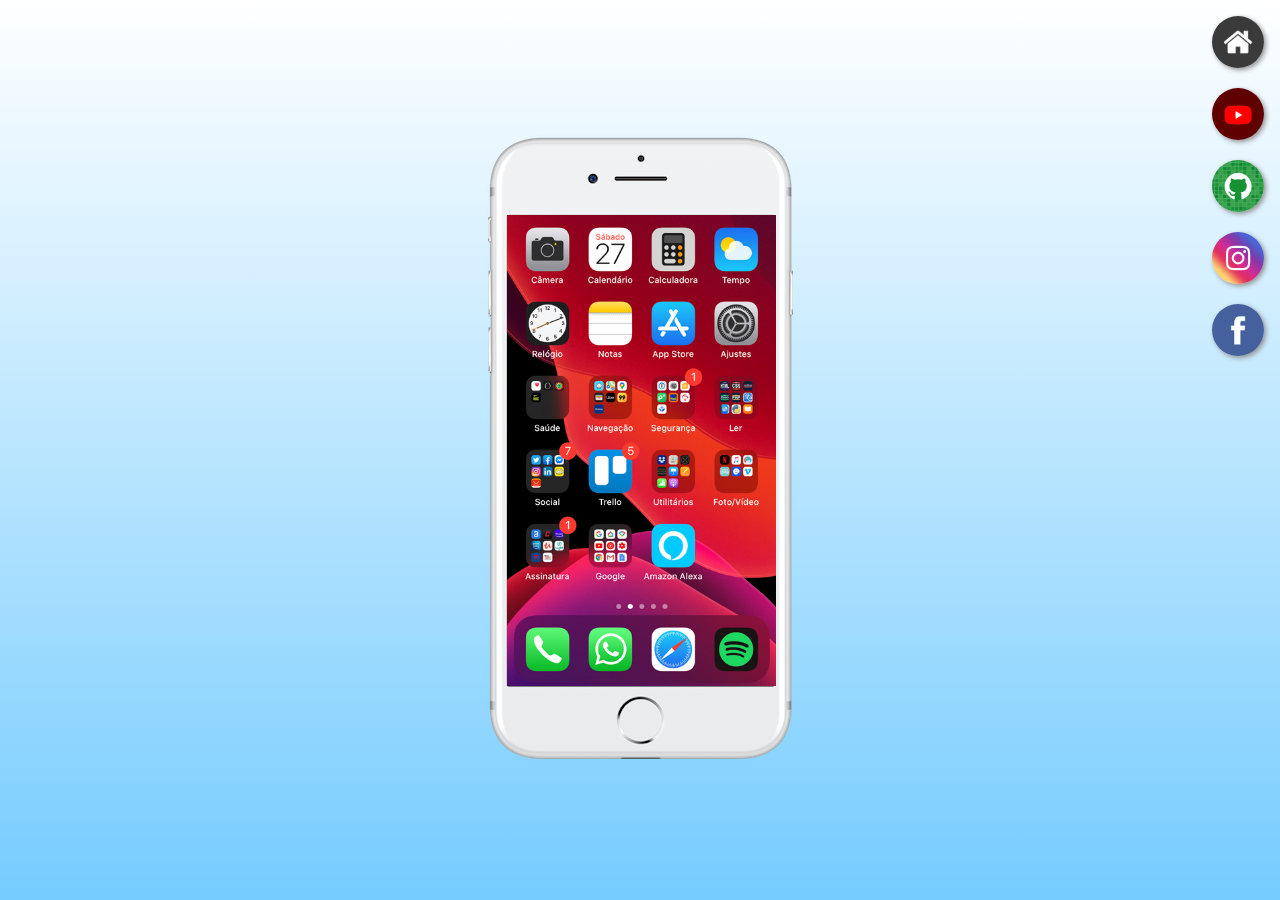
<file: index.html>
<!DOCTYPE html>
<html lang="pt-br">
<head>
    <meta charset="UTF-8">
    <meta name="viewport" content="width=device-width, initial-scale=1.0">
    <title>Projetos redes sociais</title>
    <link rel="shortcut icon" href="favicon.ico" type="image/x-icon">
    <link rel="stylesheet" href="estilos/style.css">

</head>
<body>

    <main>
        <section id="telefone">
            <iframe src="home.html" name="tela" id="tela" frameborder="0">
                Navegador incompativel!
            </iframe>

        </section>

        <section id="redes-sociais"> 
            <a href="home.html" target="tela"> <img src="imagens/logo-home.jpg" alt=""></a><br>
            <a href="youtube.html" target="tela"> <img src="imagens/logo-youtube.jpg" alt=""> </a><br>
            <a href="github.html" target="tela"> <img src="imagens/logo-github.jpg" alt=""></a><br>
            <a href="instagram.html" target="tela"><img src="imagens/logo-instagram.jpg" alt=""></a><br>
           
            <a href="facebook.html" target="tela"><img src="imagens/logo-facebook.jpg" alt=""></a><br>

        </section>
    </main>
    
</body>
</html>
</file>
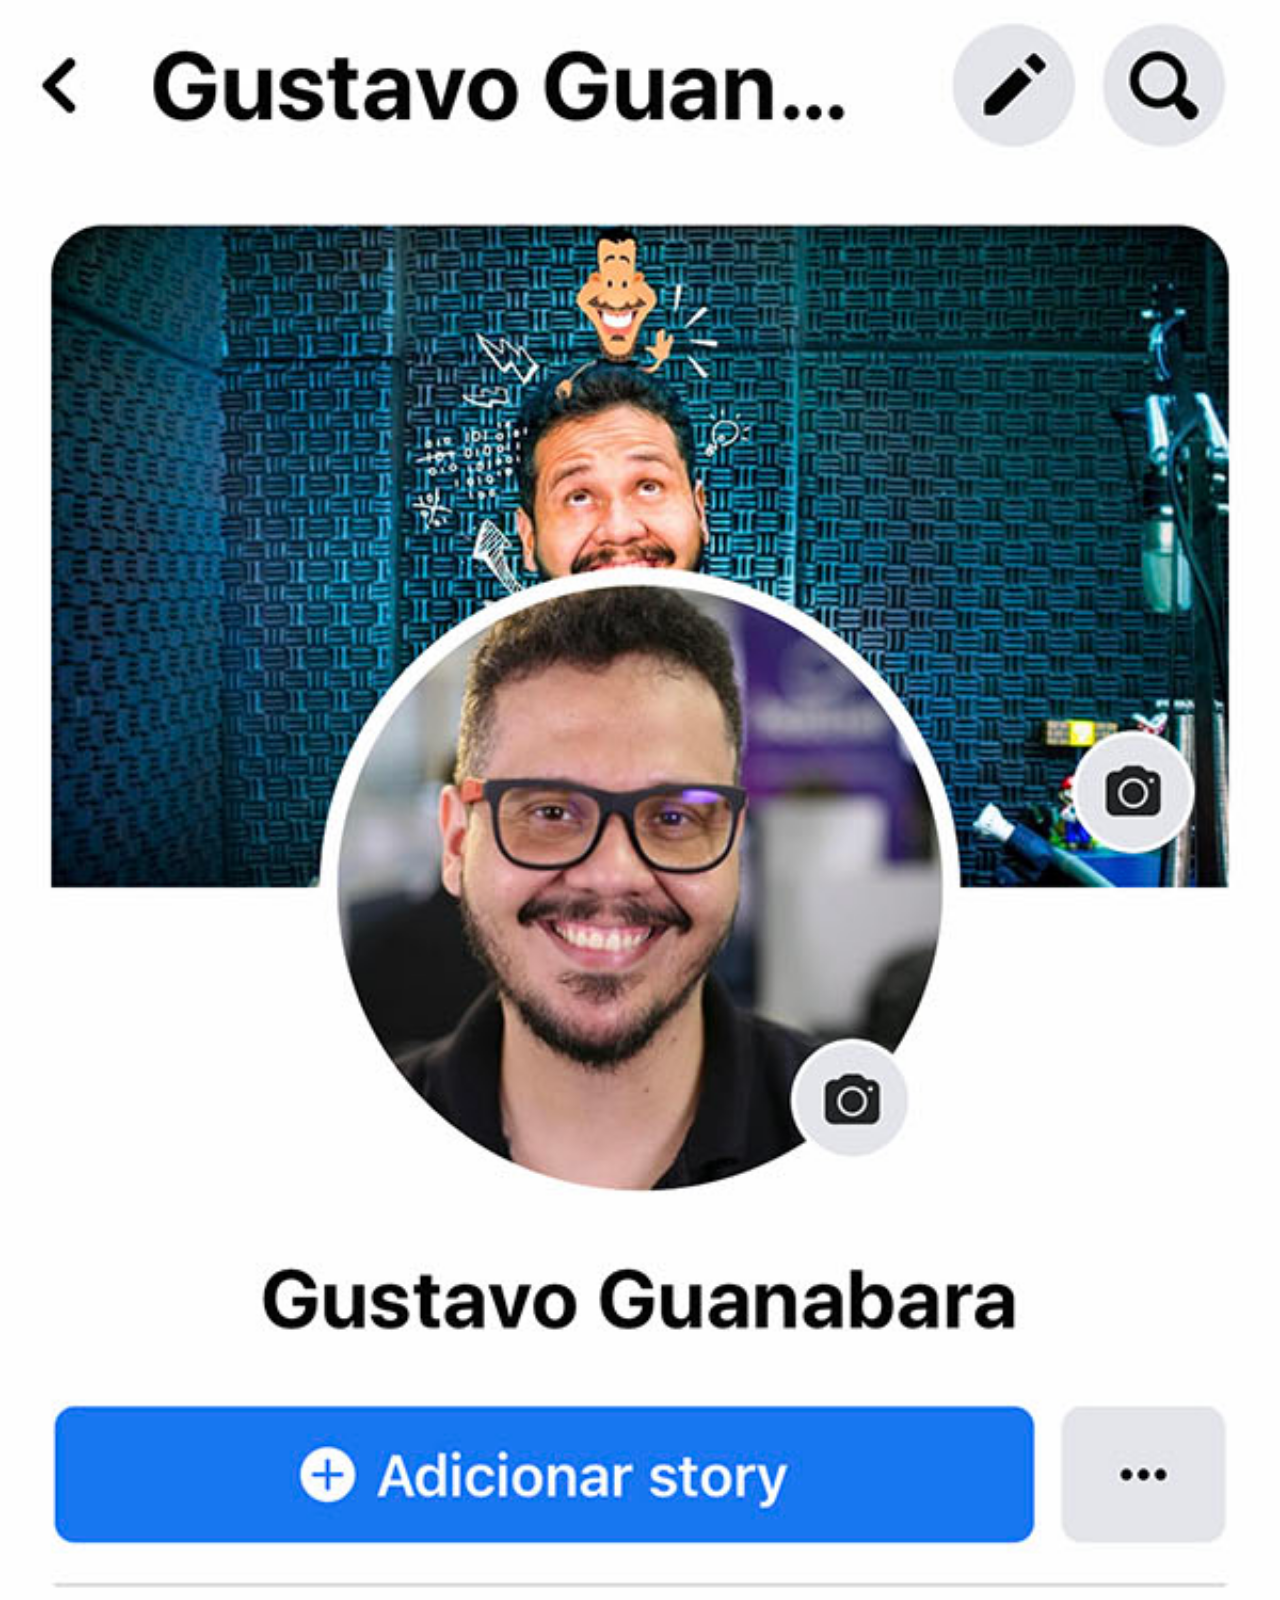
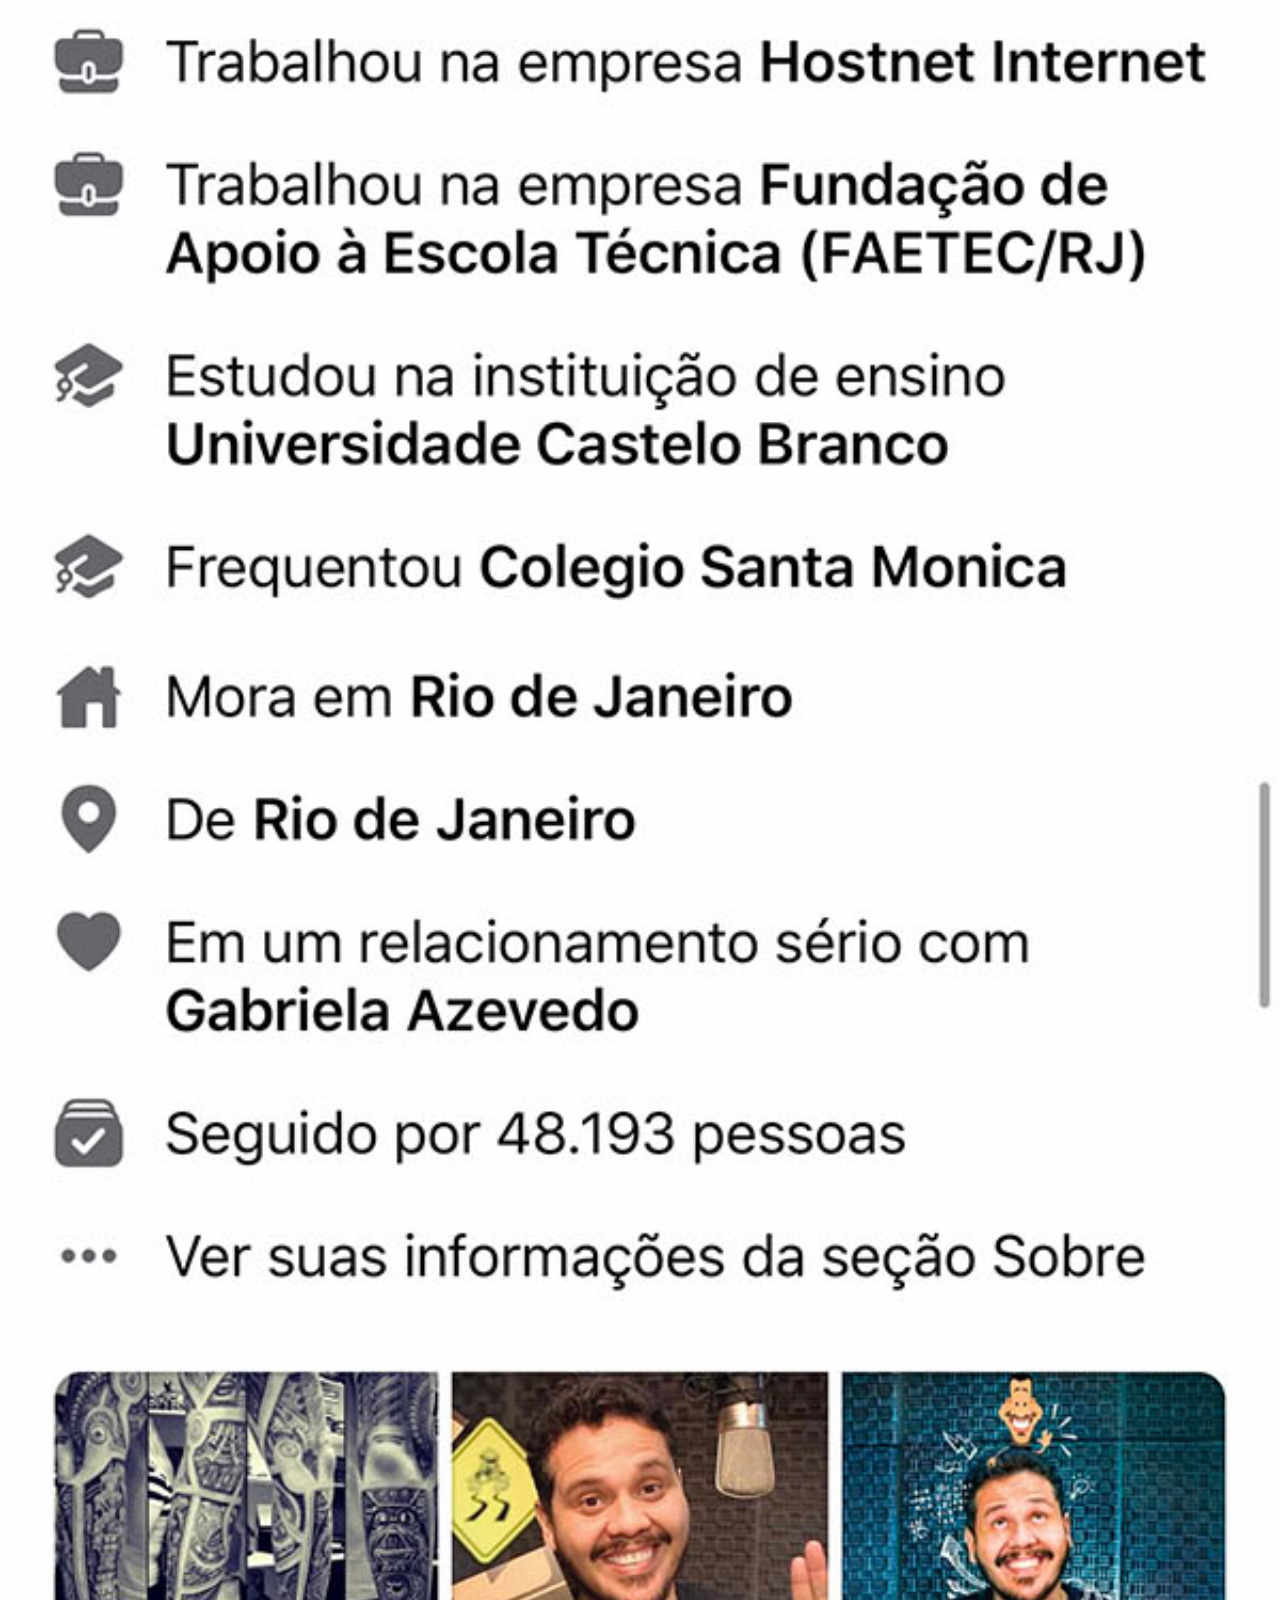
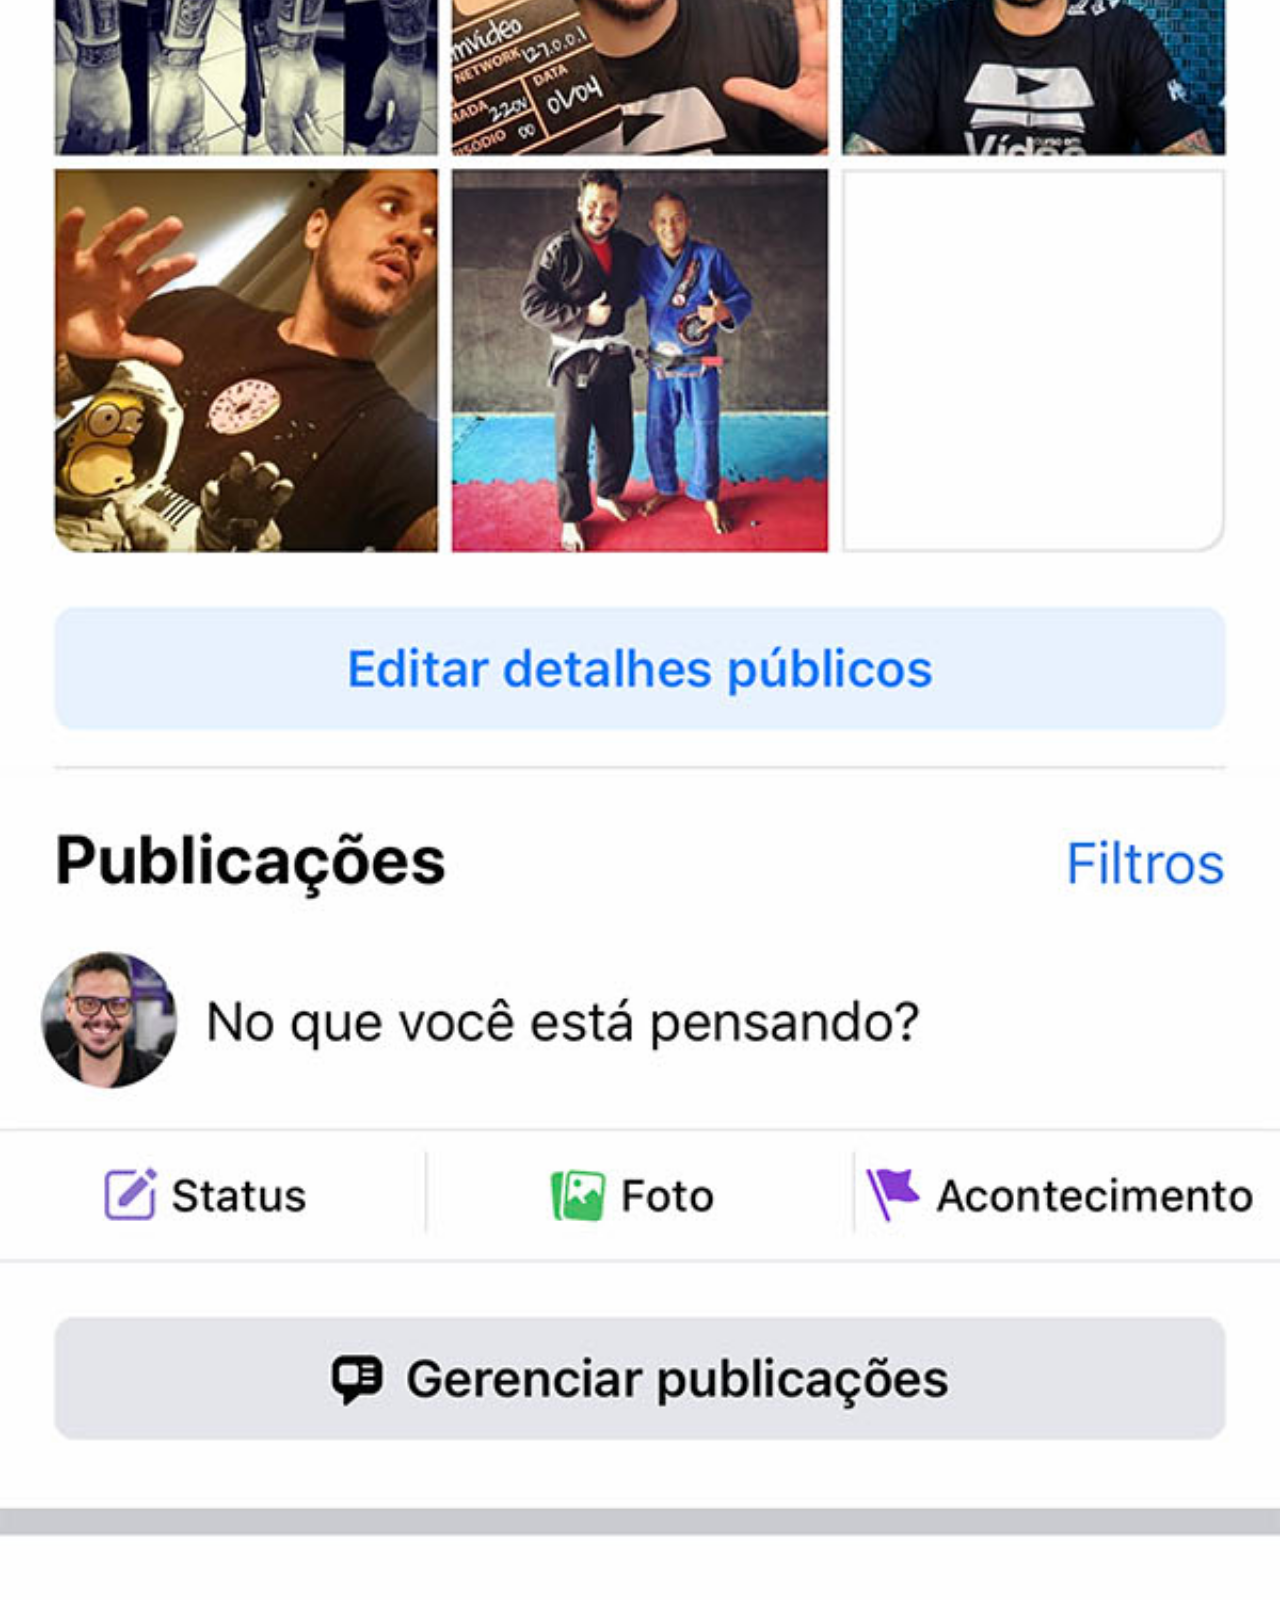
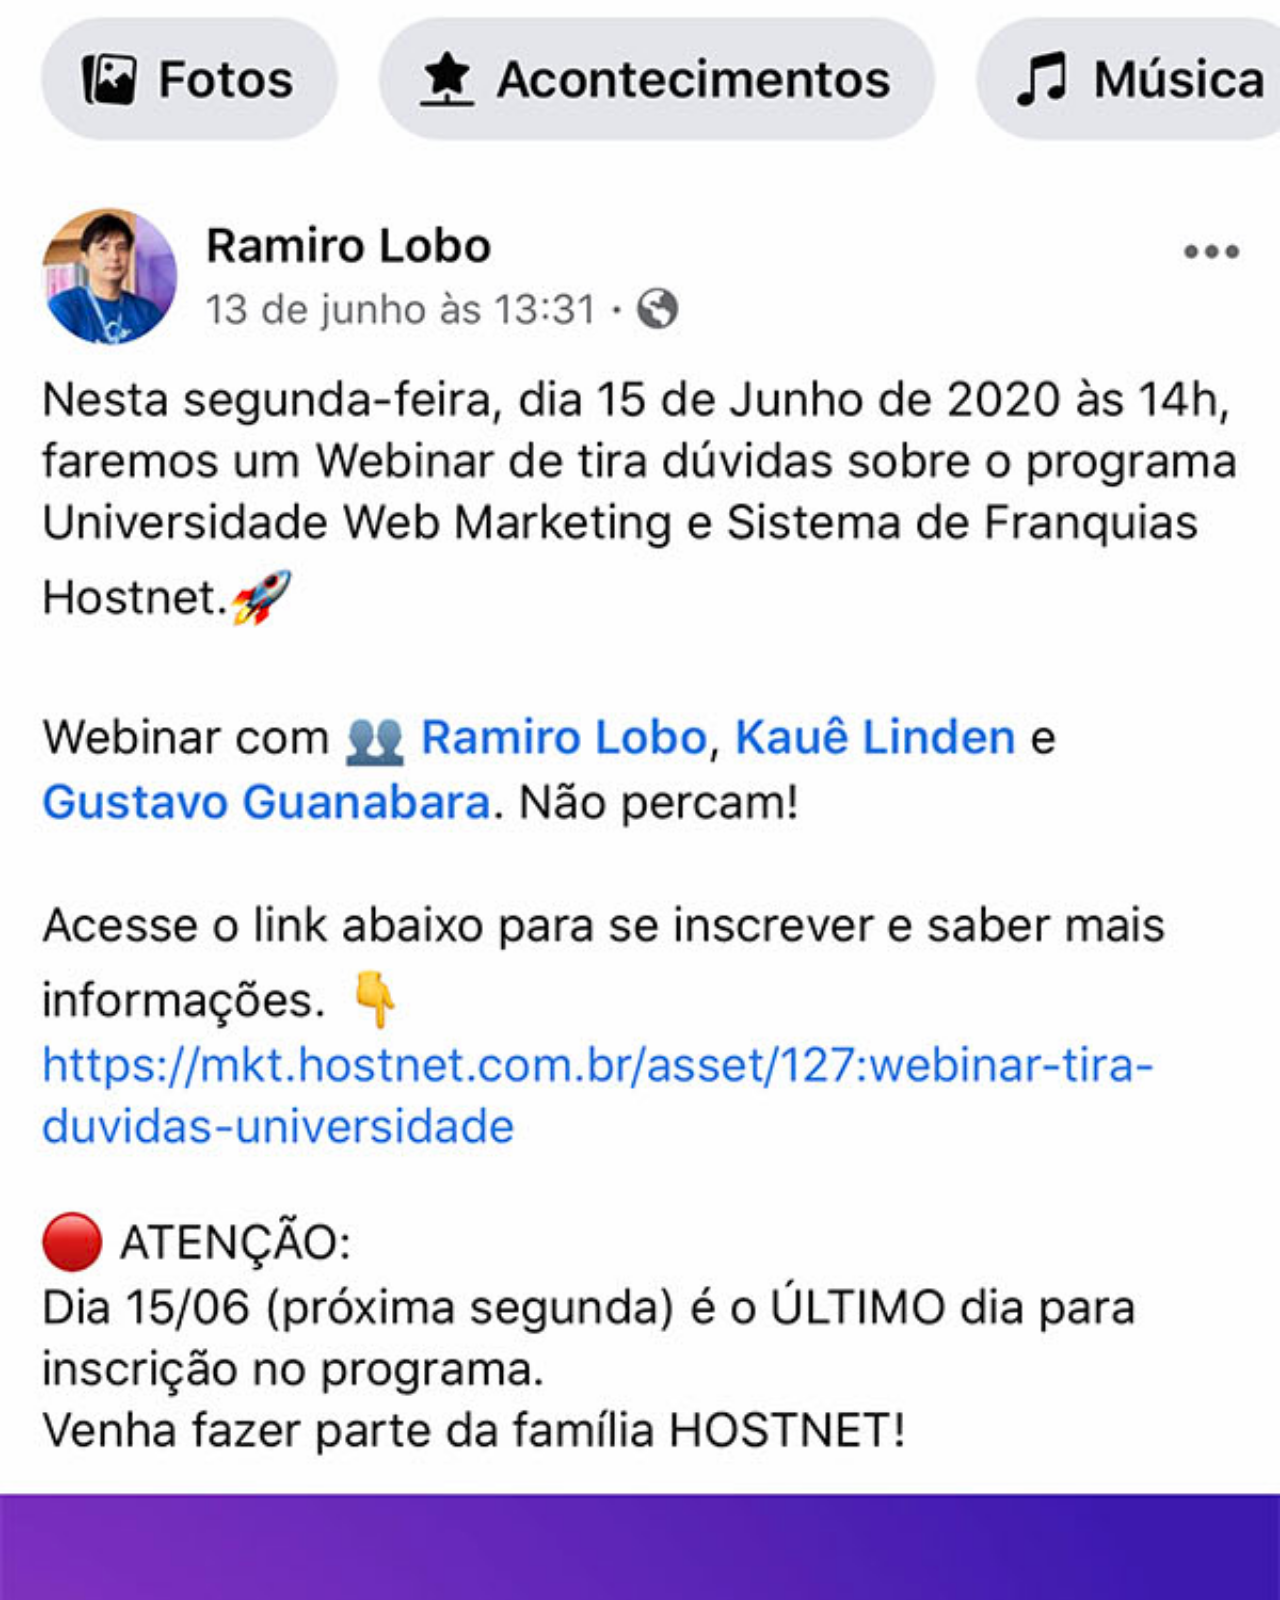
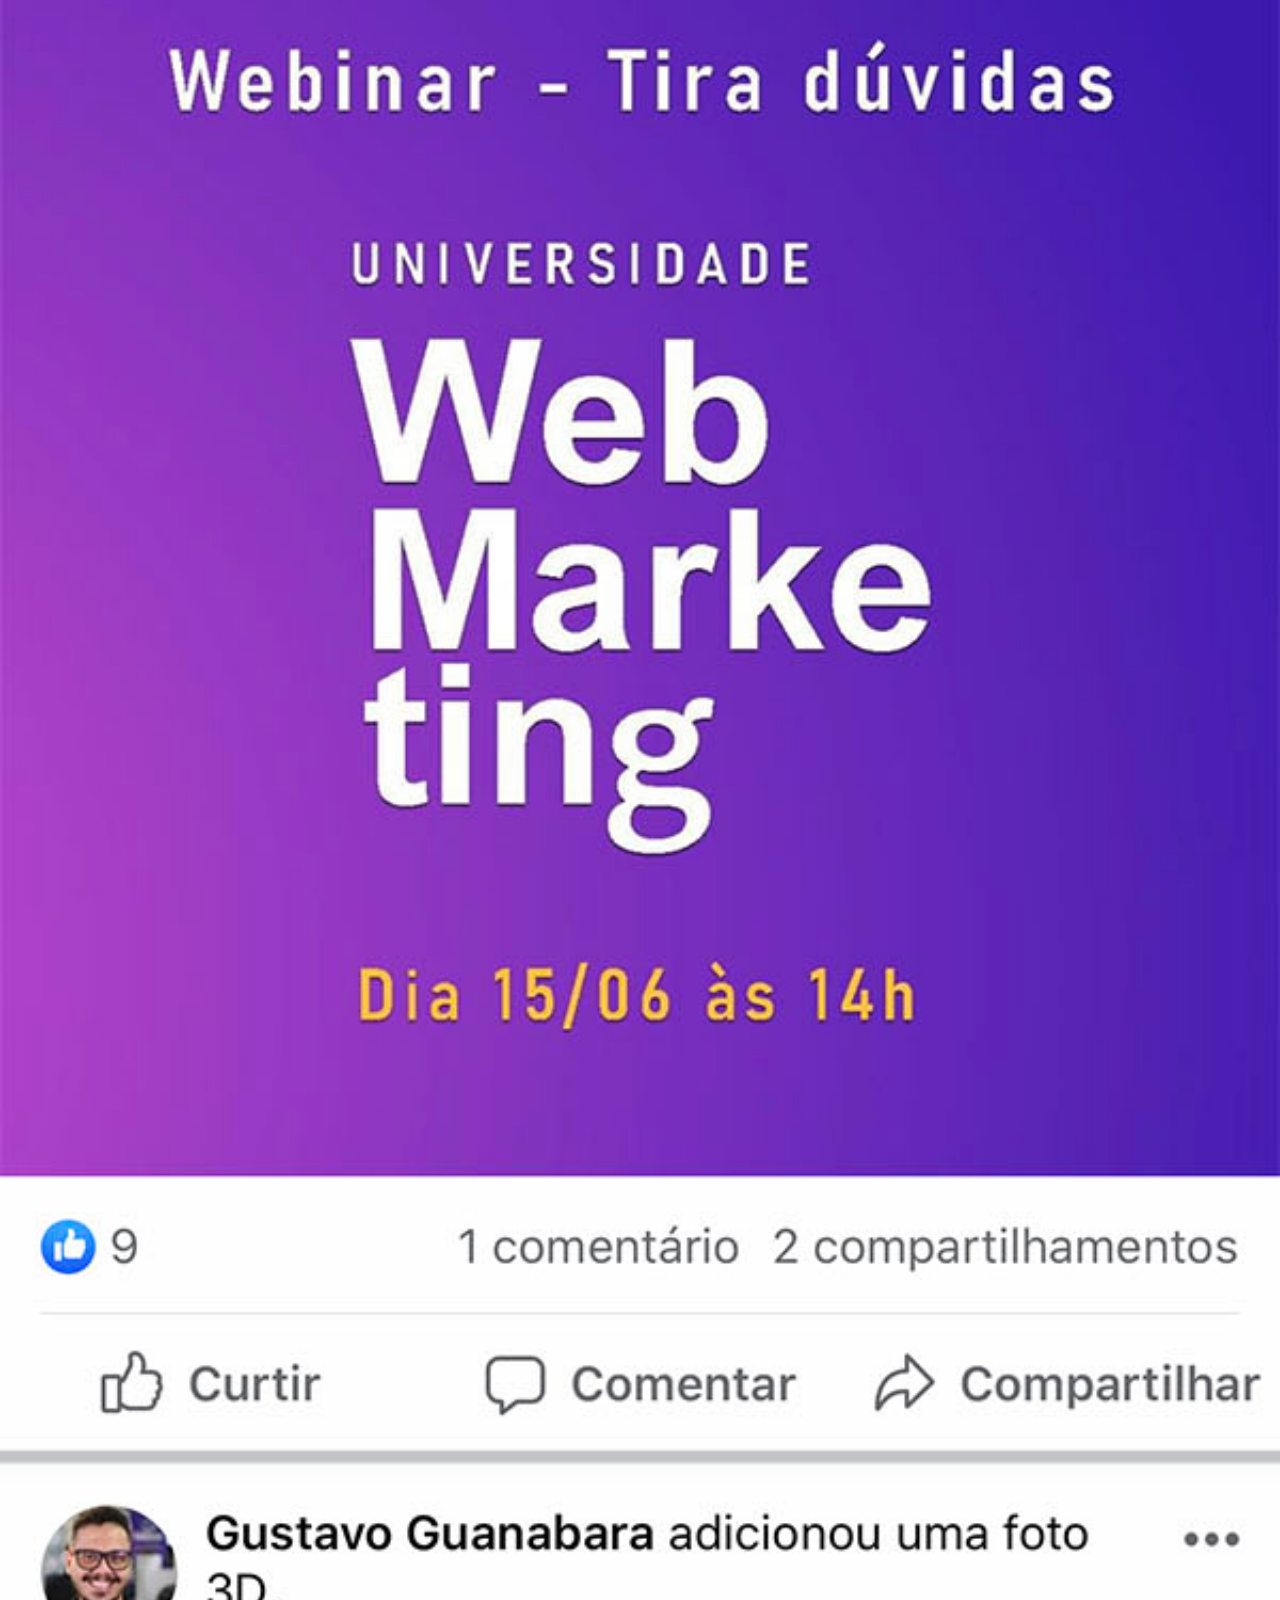
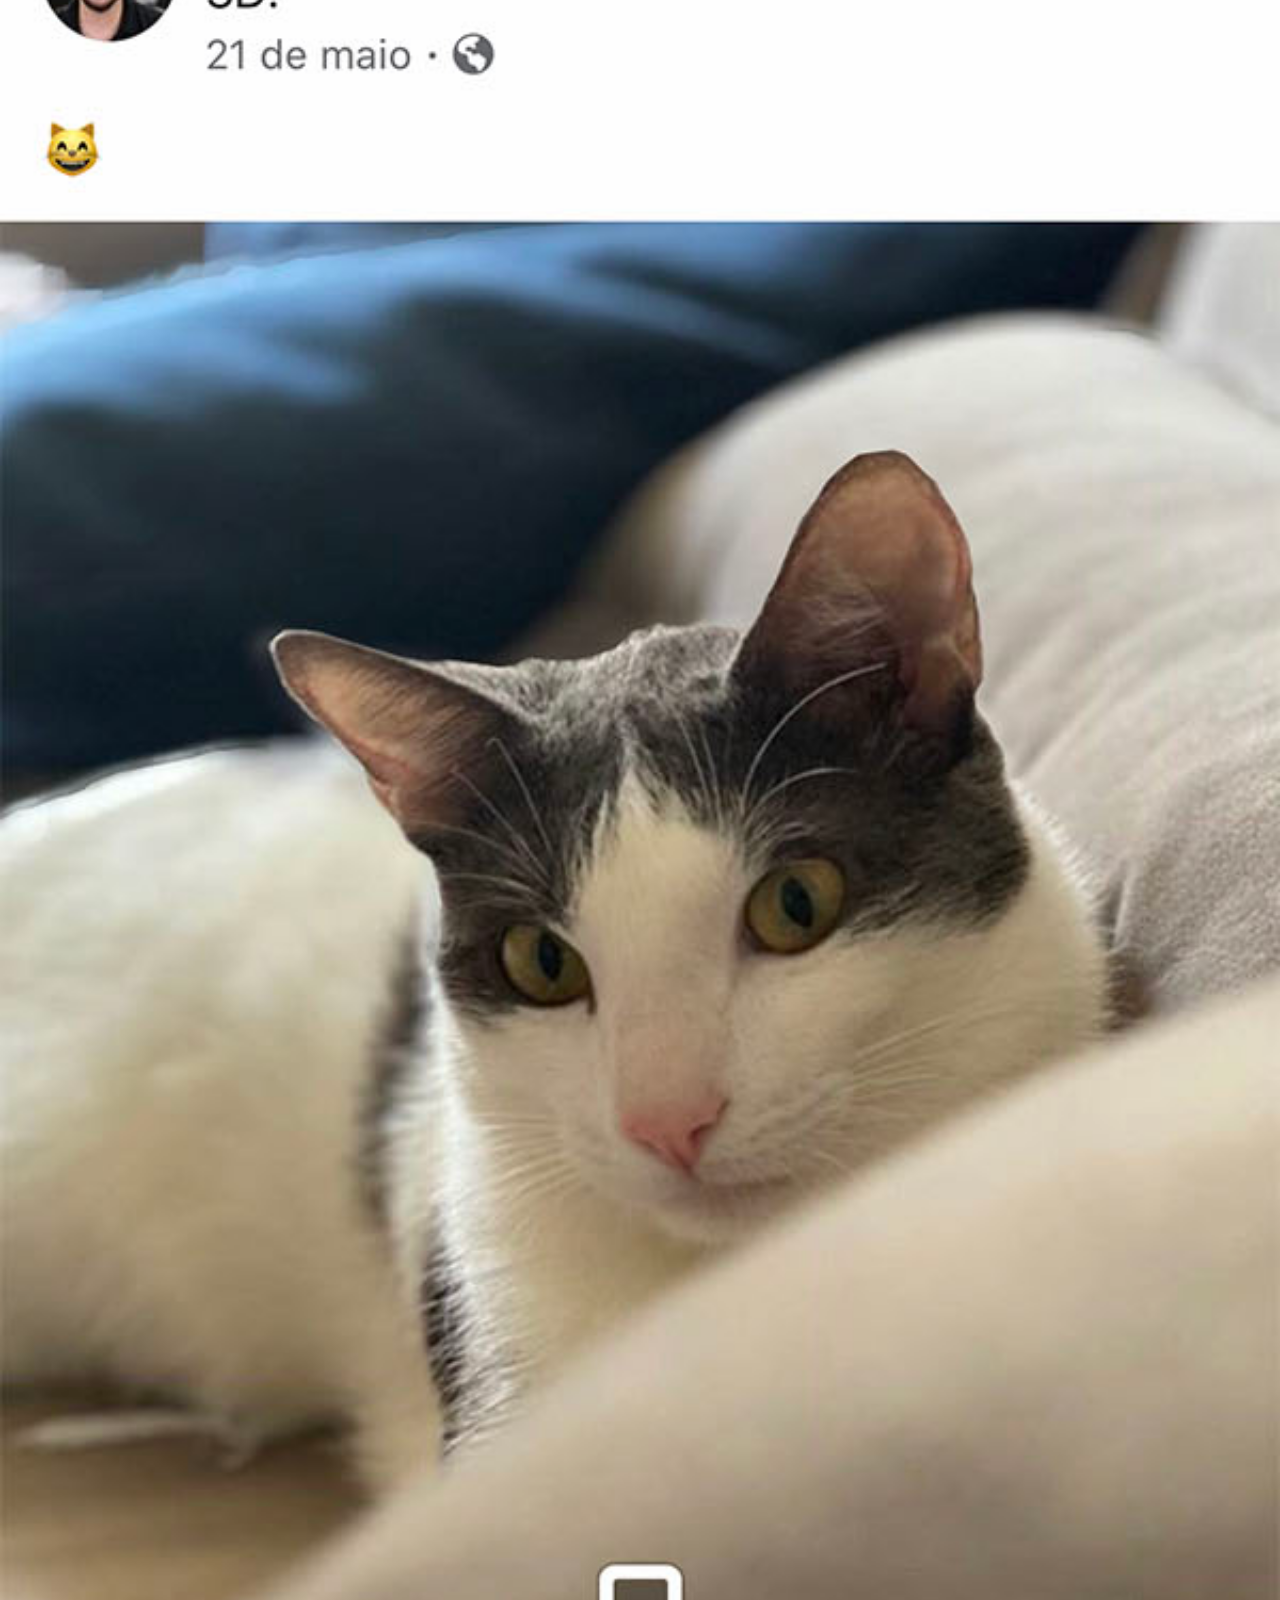
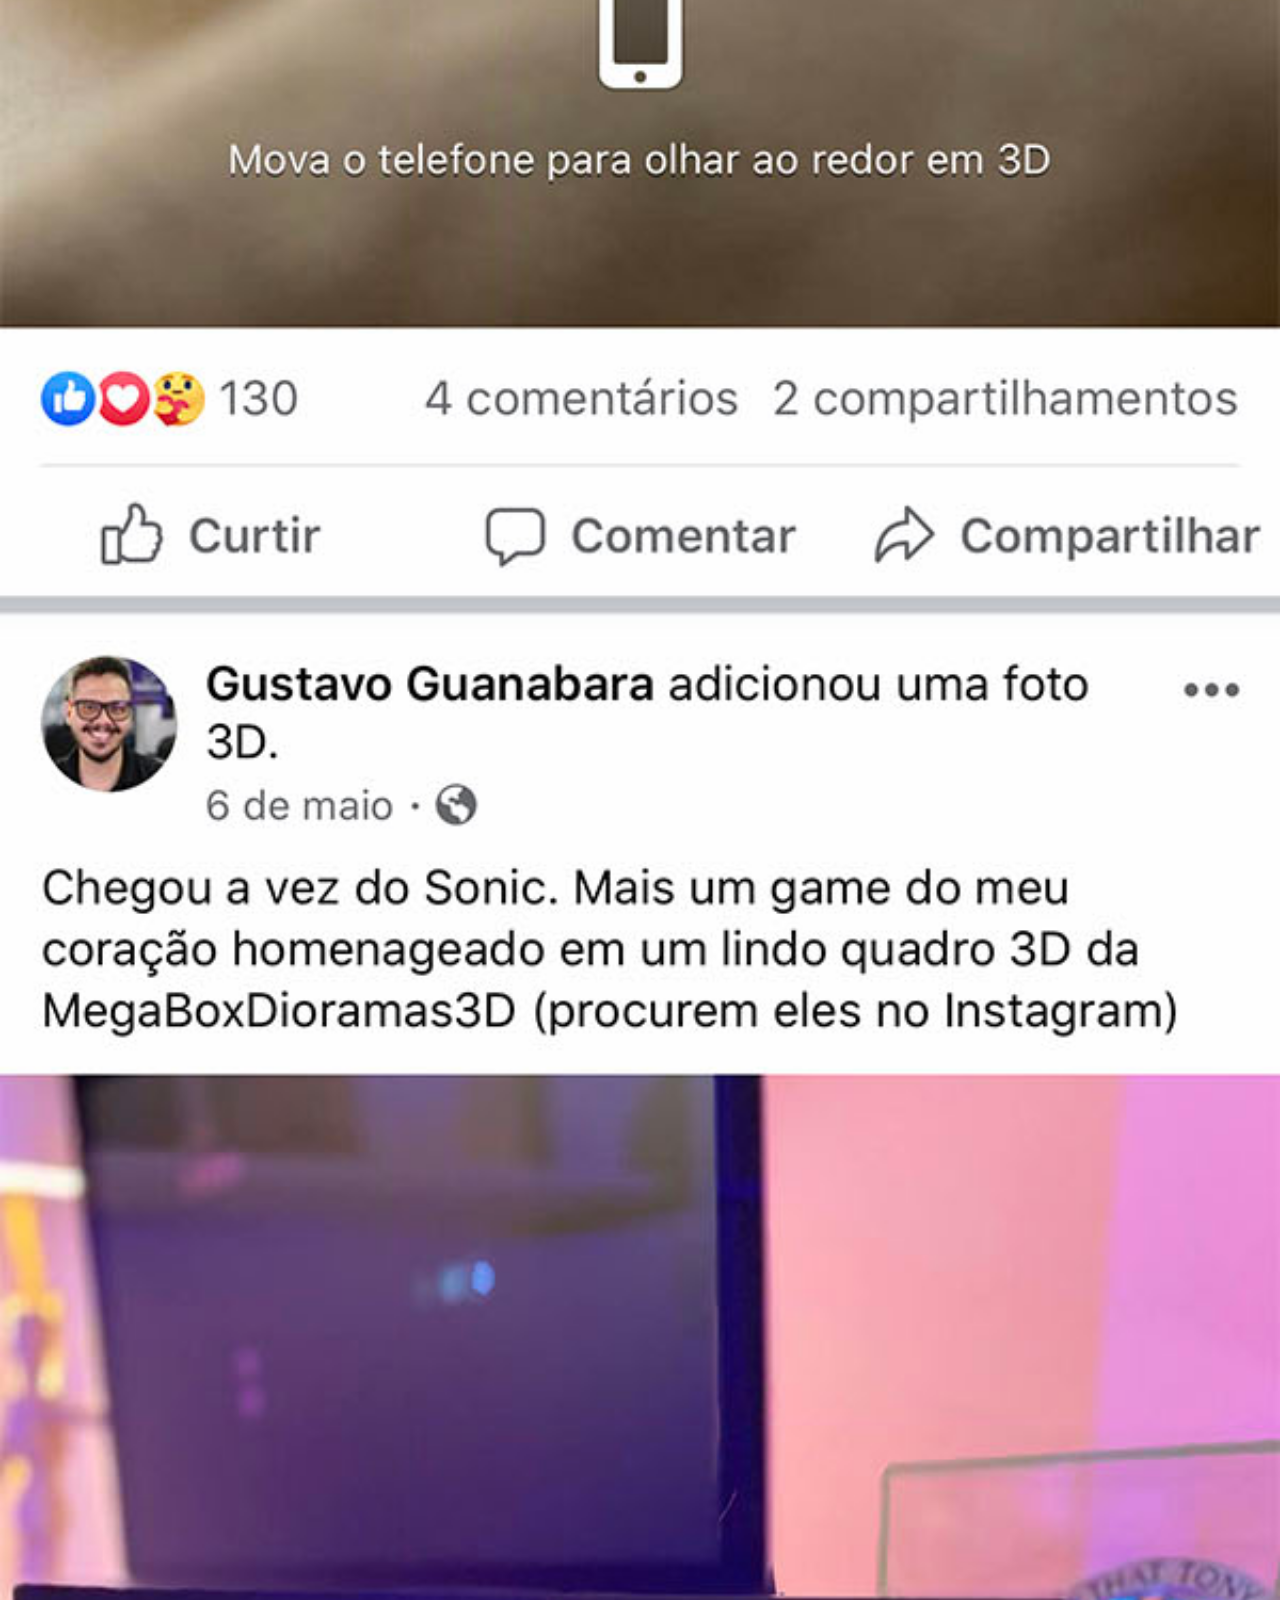
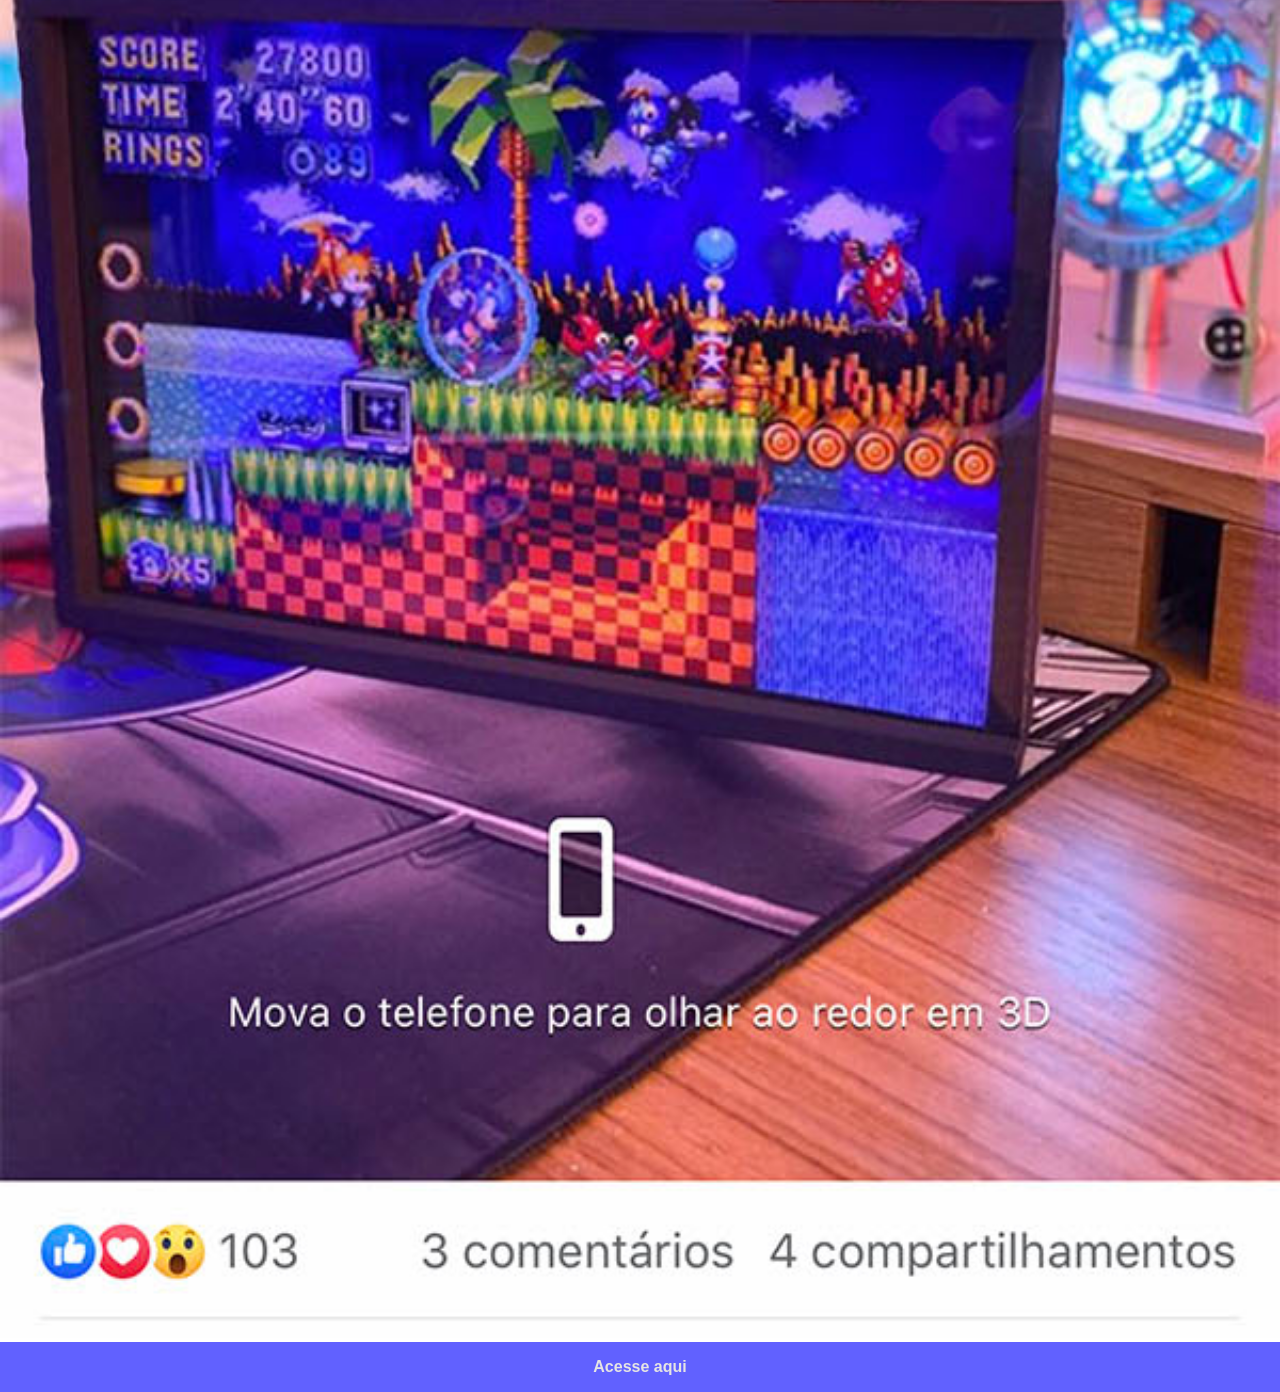
<file: facebook.html>
<!DOCTYPE html>
<html lang="pt-br">
<head>
    <meta charset="UTF-8">
    <meta name="viewport" content="width=device-width, initial-scale=1.0">
    <title>Facebook</title>
    <link rel="stylesheet" href="social/style.css">
</head>
<body>
    <img src="imagens/tela-facebook.jpg" alt="youtube">
    <a href="https://www.facebook.com/gustavoguanabara/" target="_blank">Acesse aqui</a>

   </body>
</html>
</file>
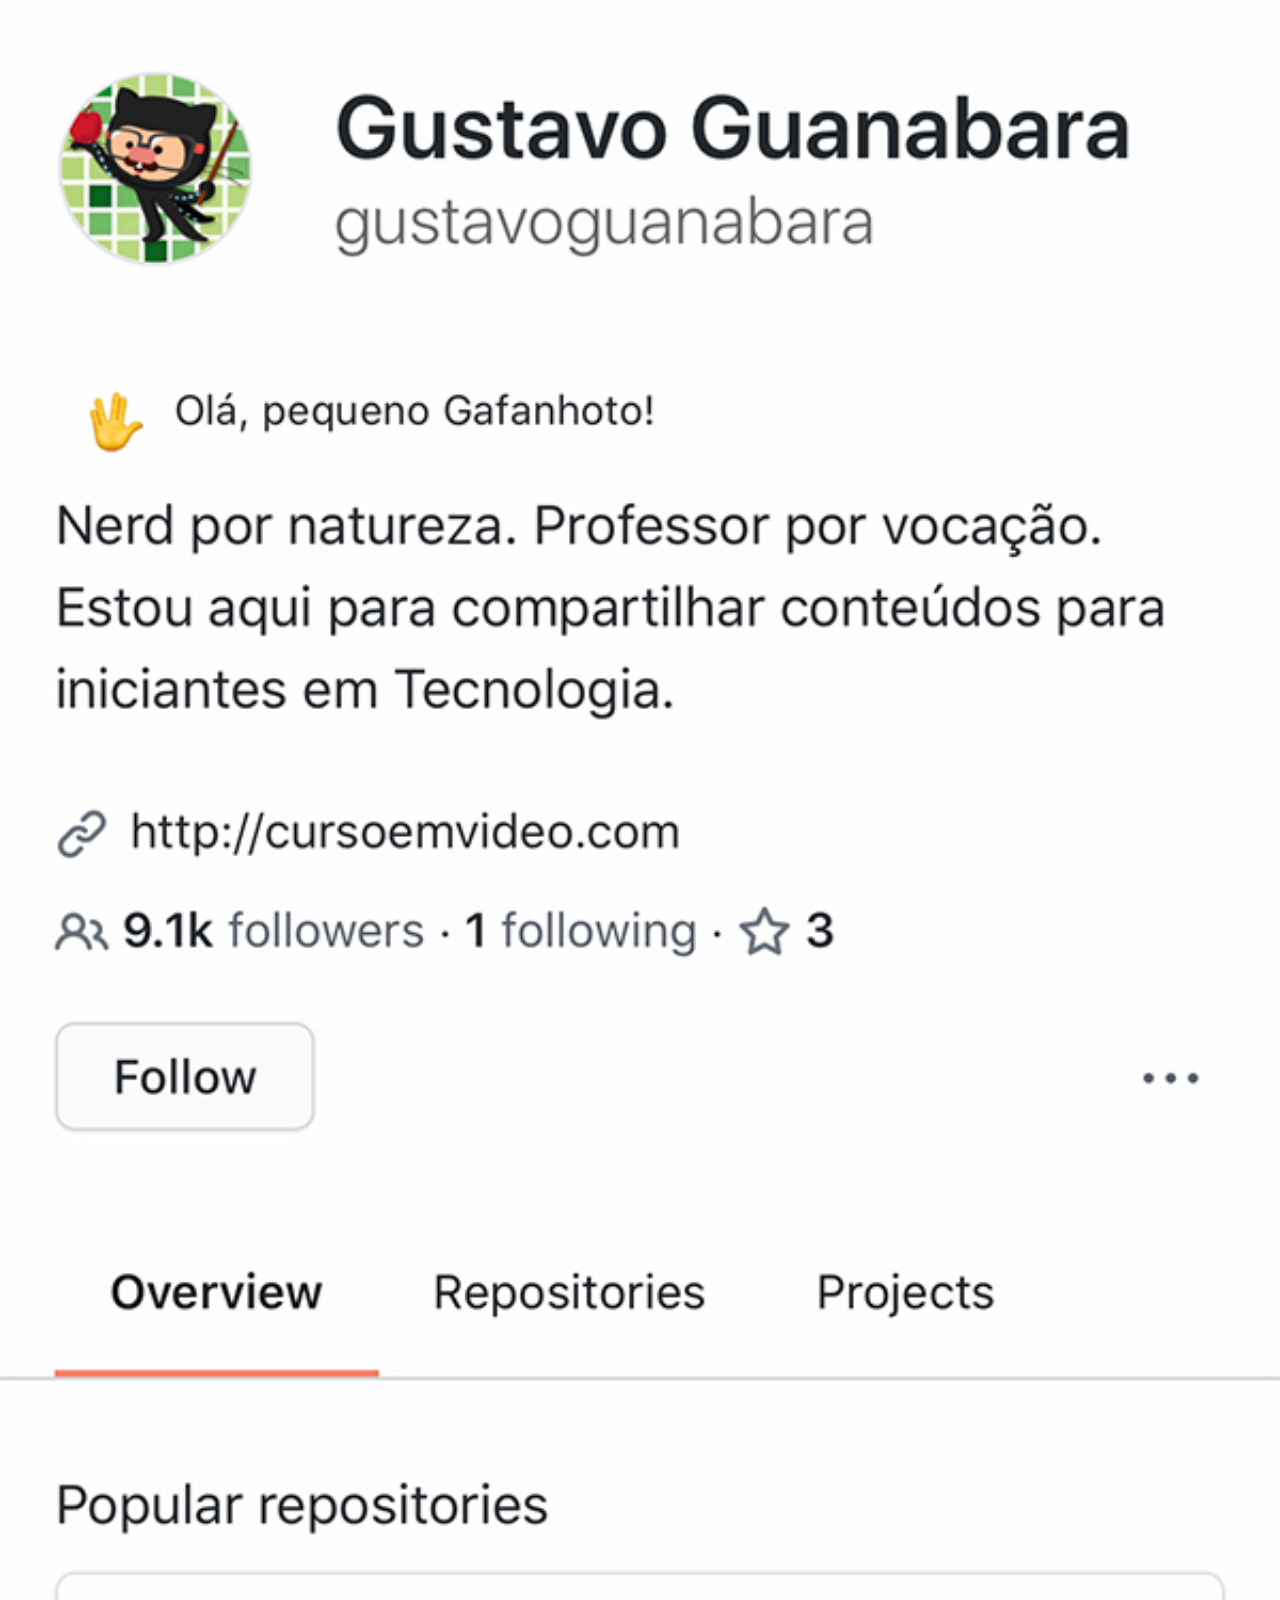
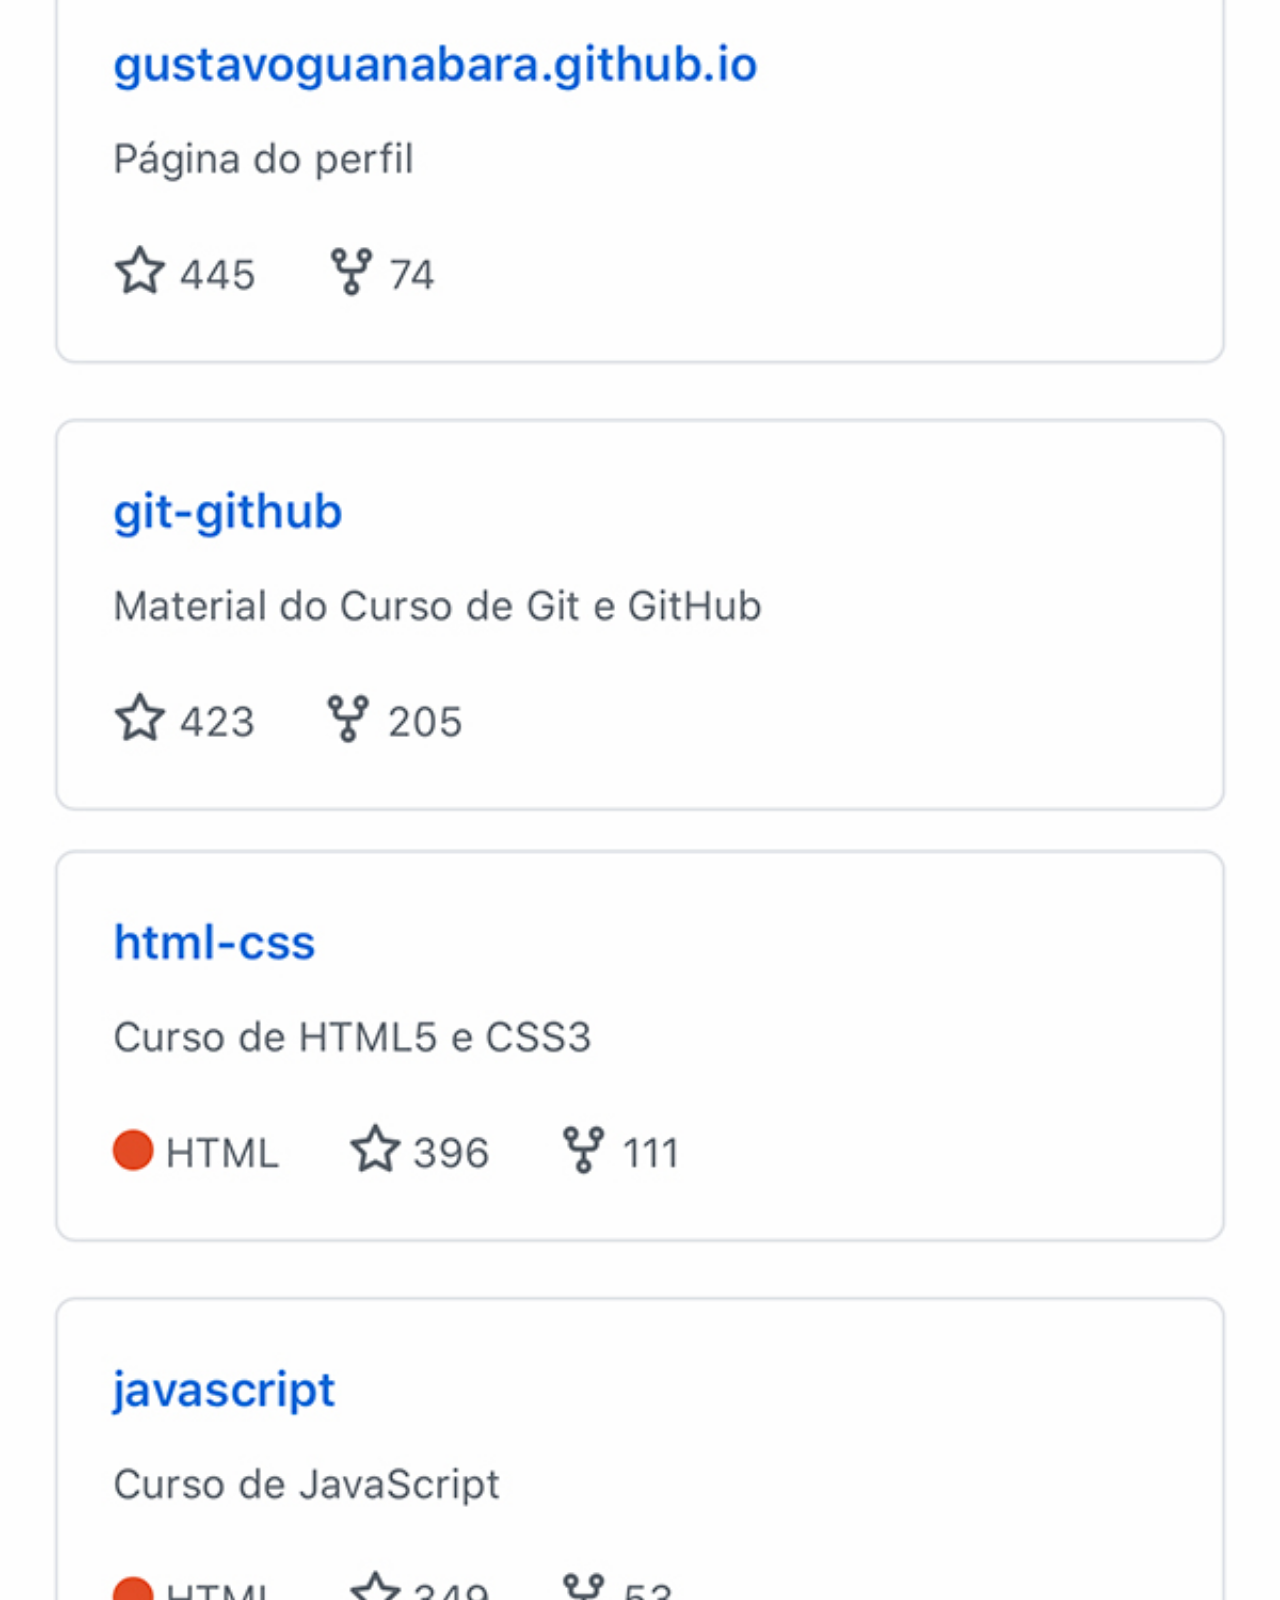
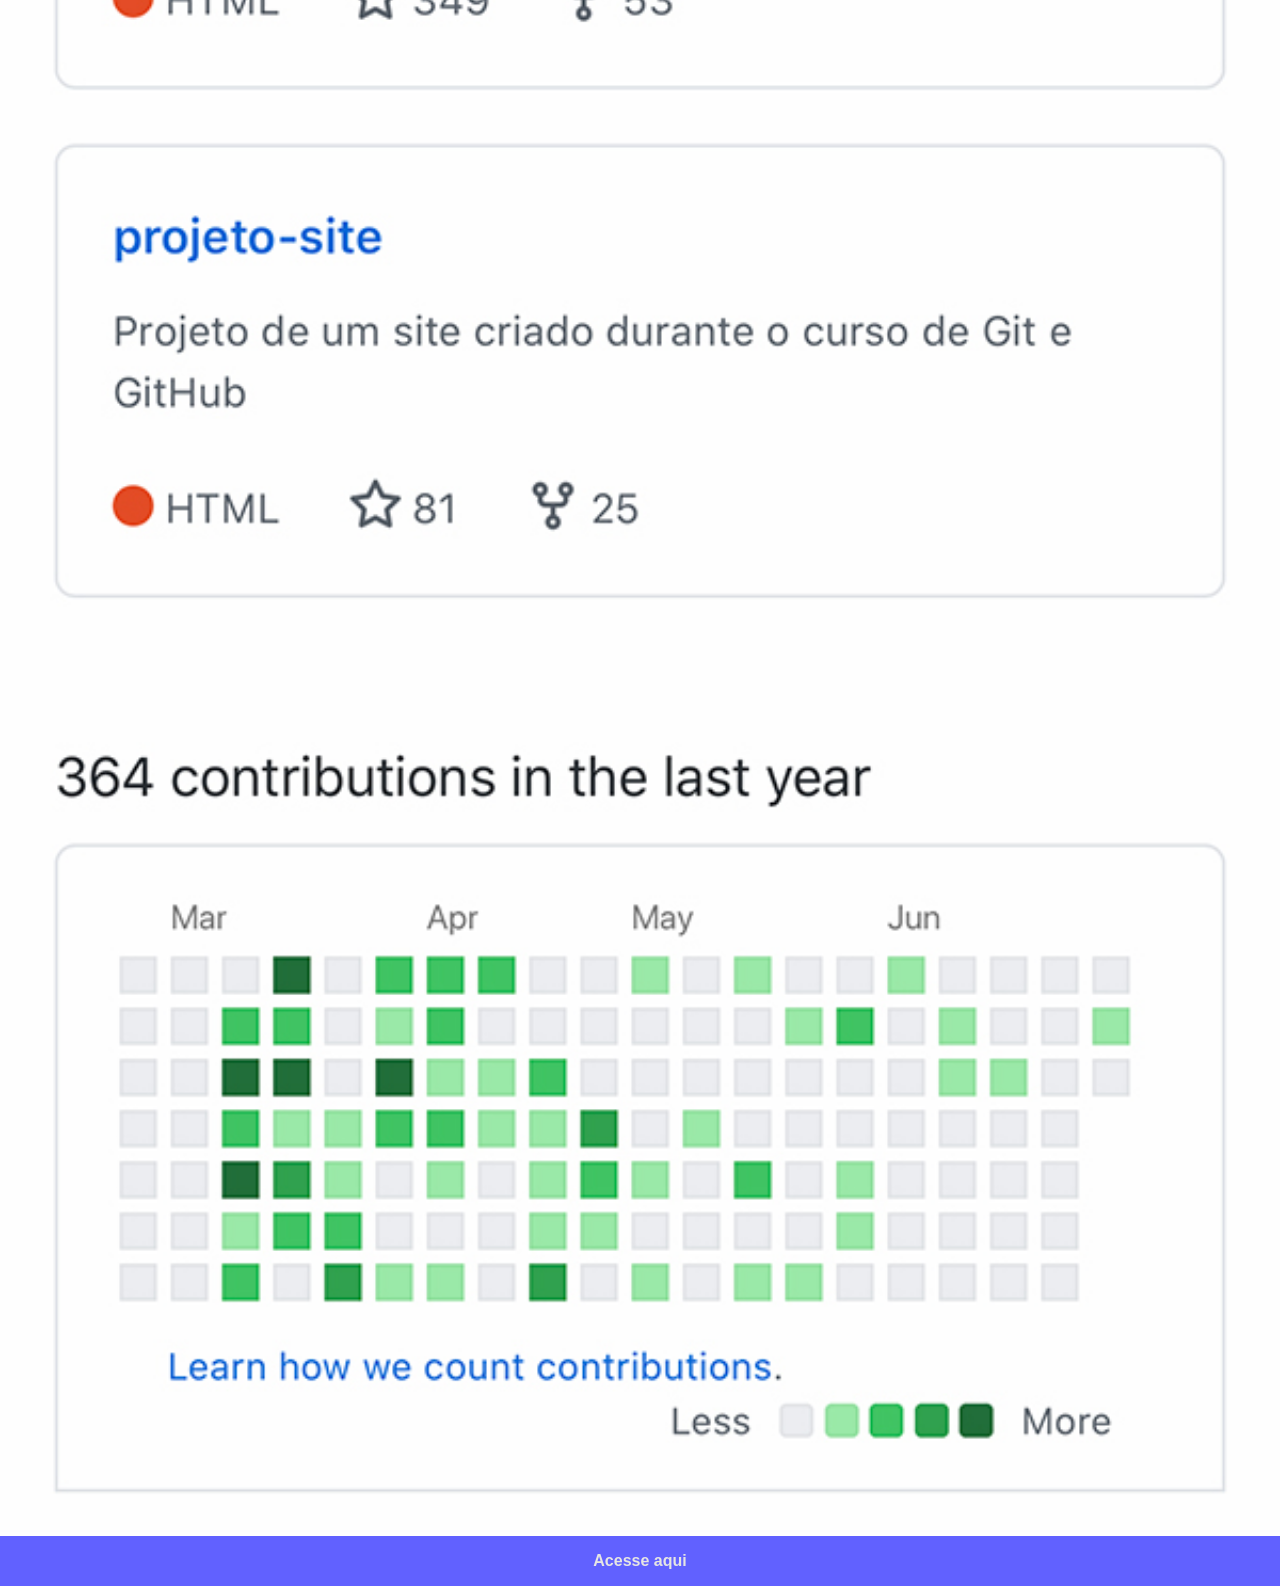
<file: github.html>
<!DOCTYPE html>
<html lang="pt-br">
<head>
    <meta charset="UTF-8">
    <meta name="viewport" content="width=device-width, initial-scale=1.0">
    <title>GitHub</title>
    <link rel="stylesheet" href="social/style.css">
</head>
<body>
    <img src="imagens/tela-github.jpg" alt="GitHub">
    <a href="https://gustavoguanabara.github.io/" target="_blank">Acesse aqui</a>
    
</body>
</html>
</file>
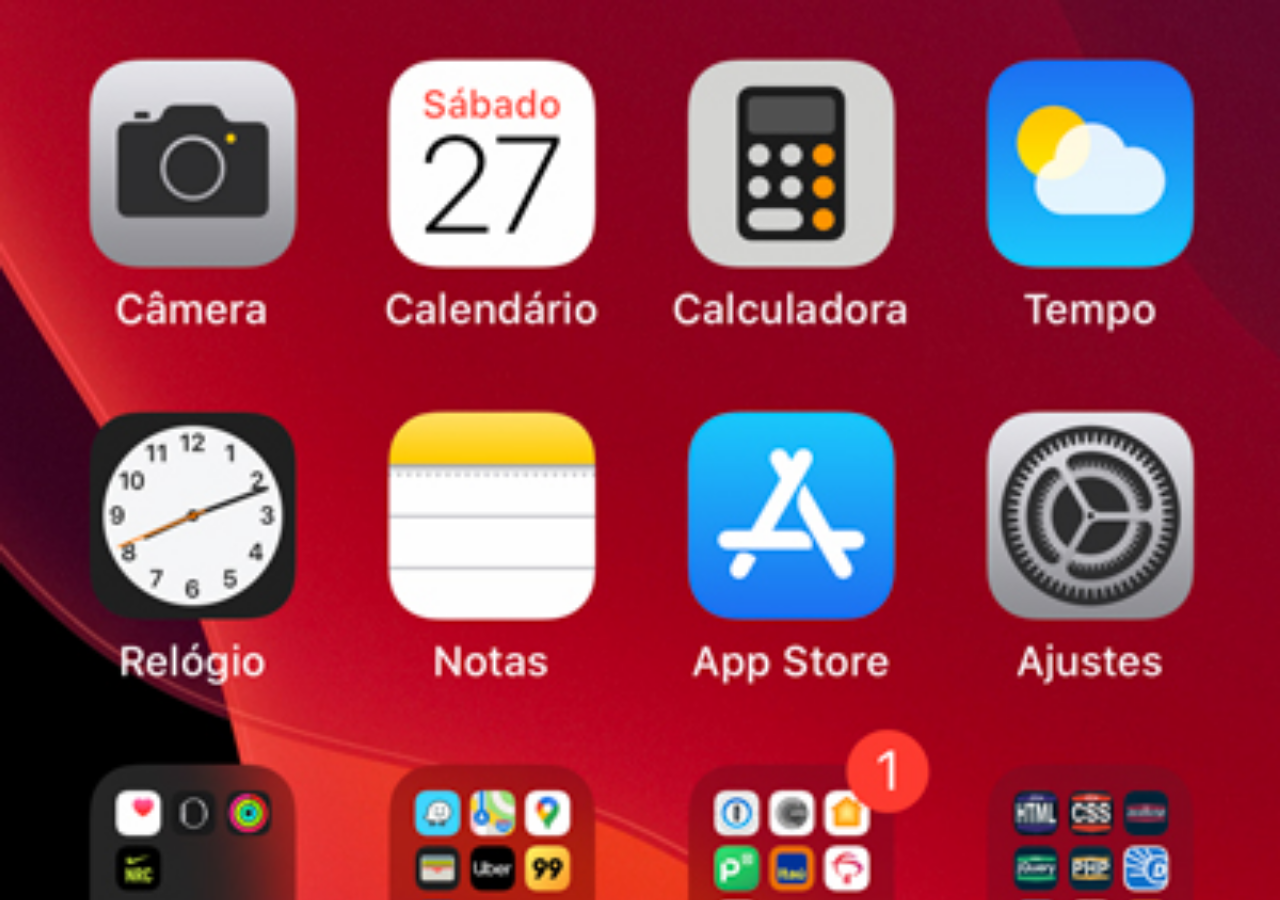
<file: home.html>
<!DOCTYPE html>
<html lang="pt-br">
<head>
    <meta charset="UTF-8">
    <meta name="viewport" content="width=
    , initial-scale=1.0">
    <title>Home</title>

    <style>
        *{
            margin: 0px;
            padding: 0px;
        }

        body{
            width: 100vw;
            height:100vh;
            background: rgb(32, 32, 32) url(imagens/tela-home.jpg) no-repeat top center;
            background-size: cover;
            
        }
    </style>
</head>
<body>
    
</body>
</html>
</file>
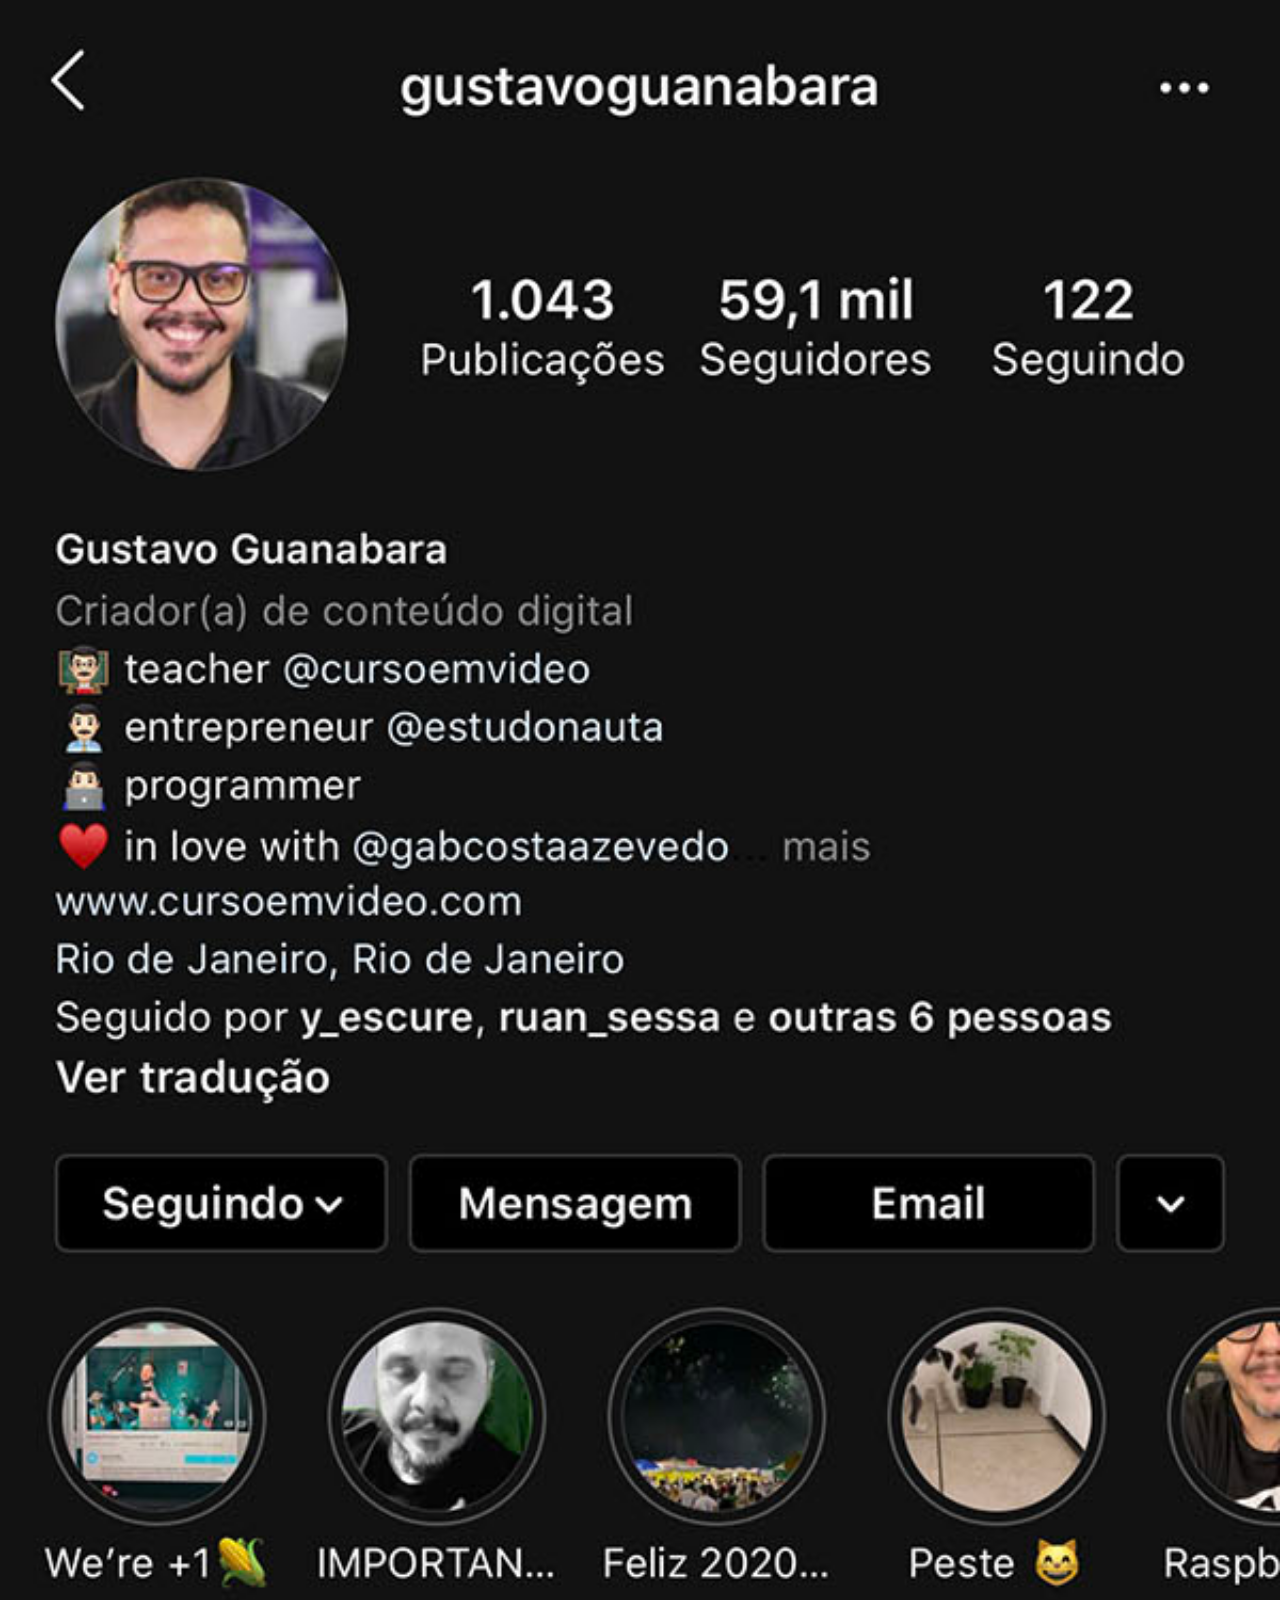
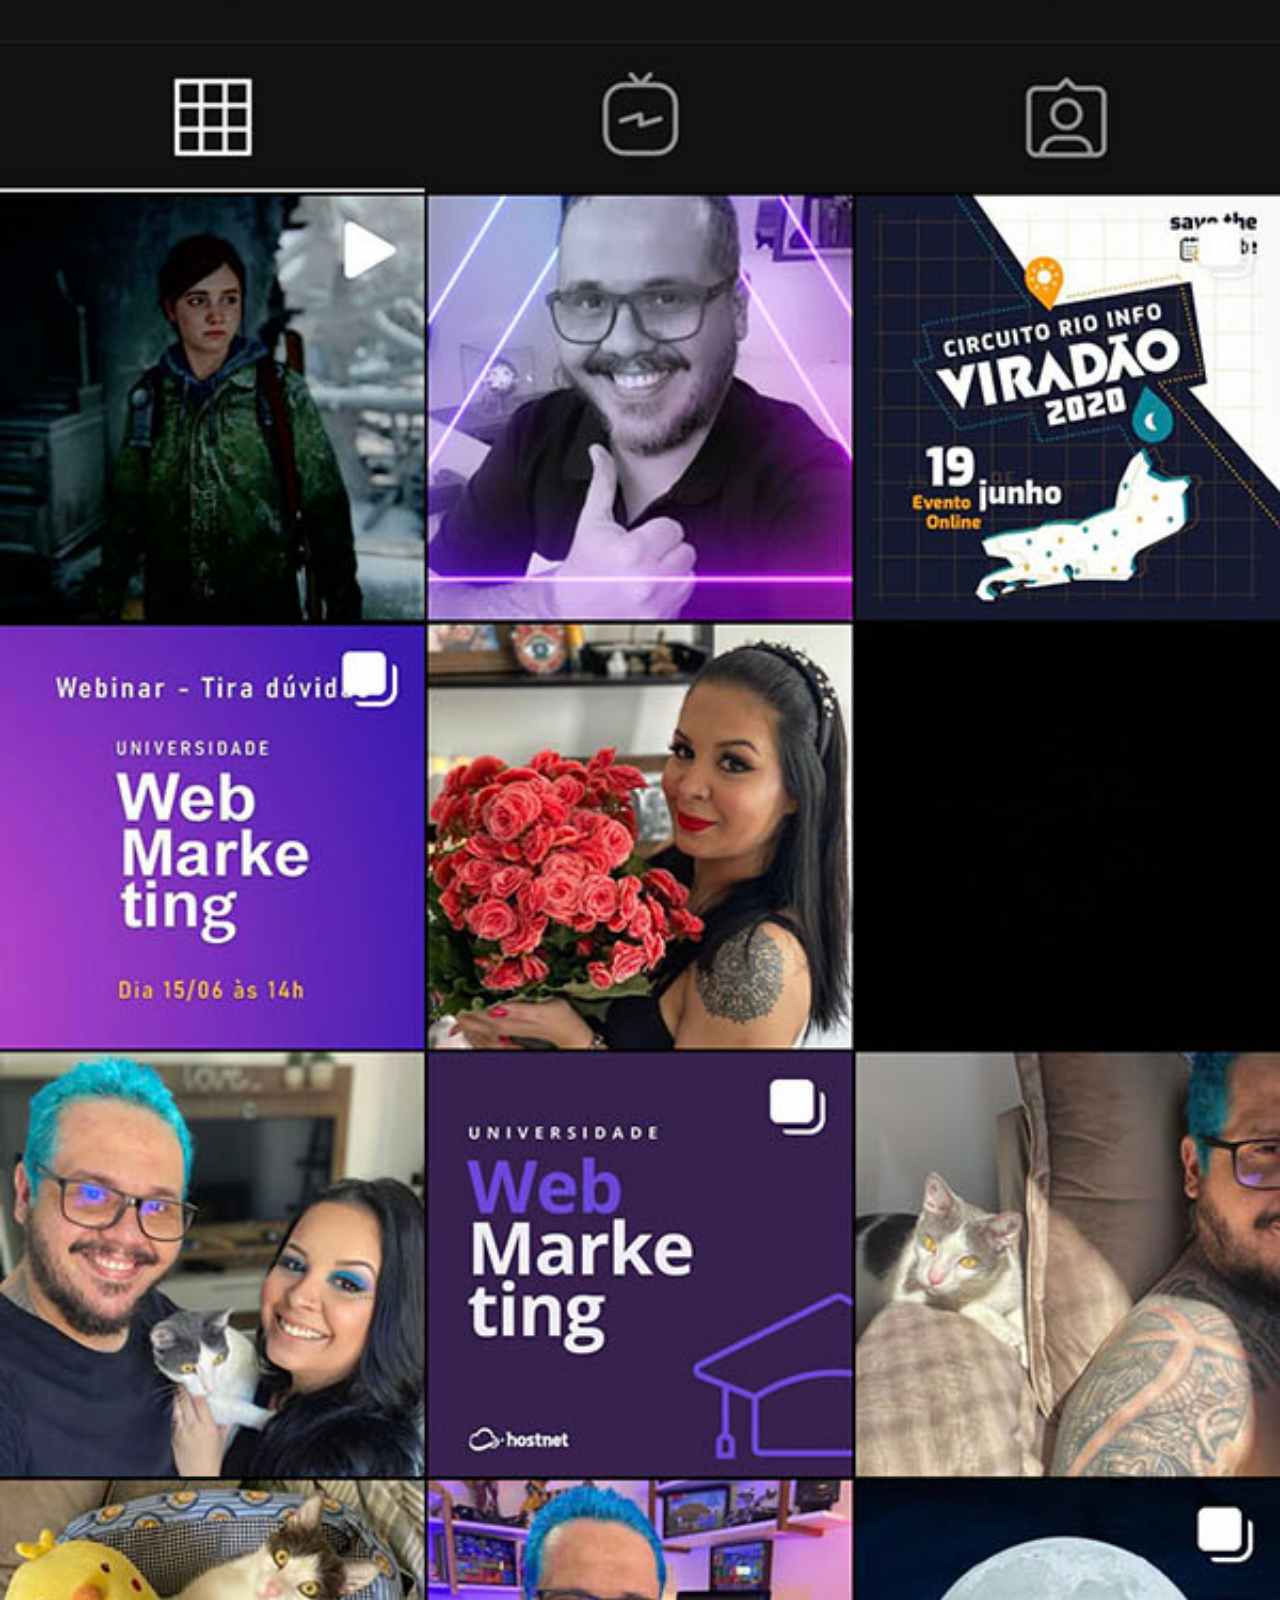
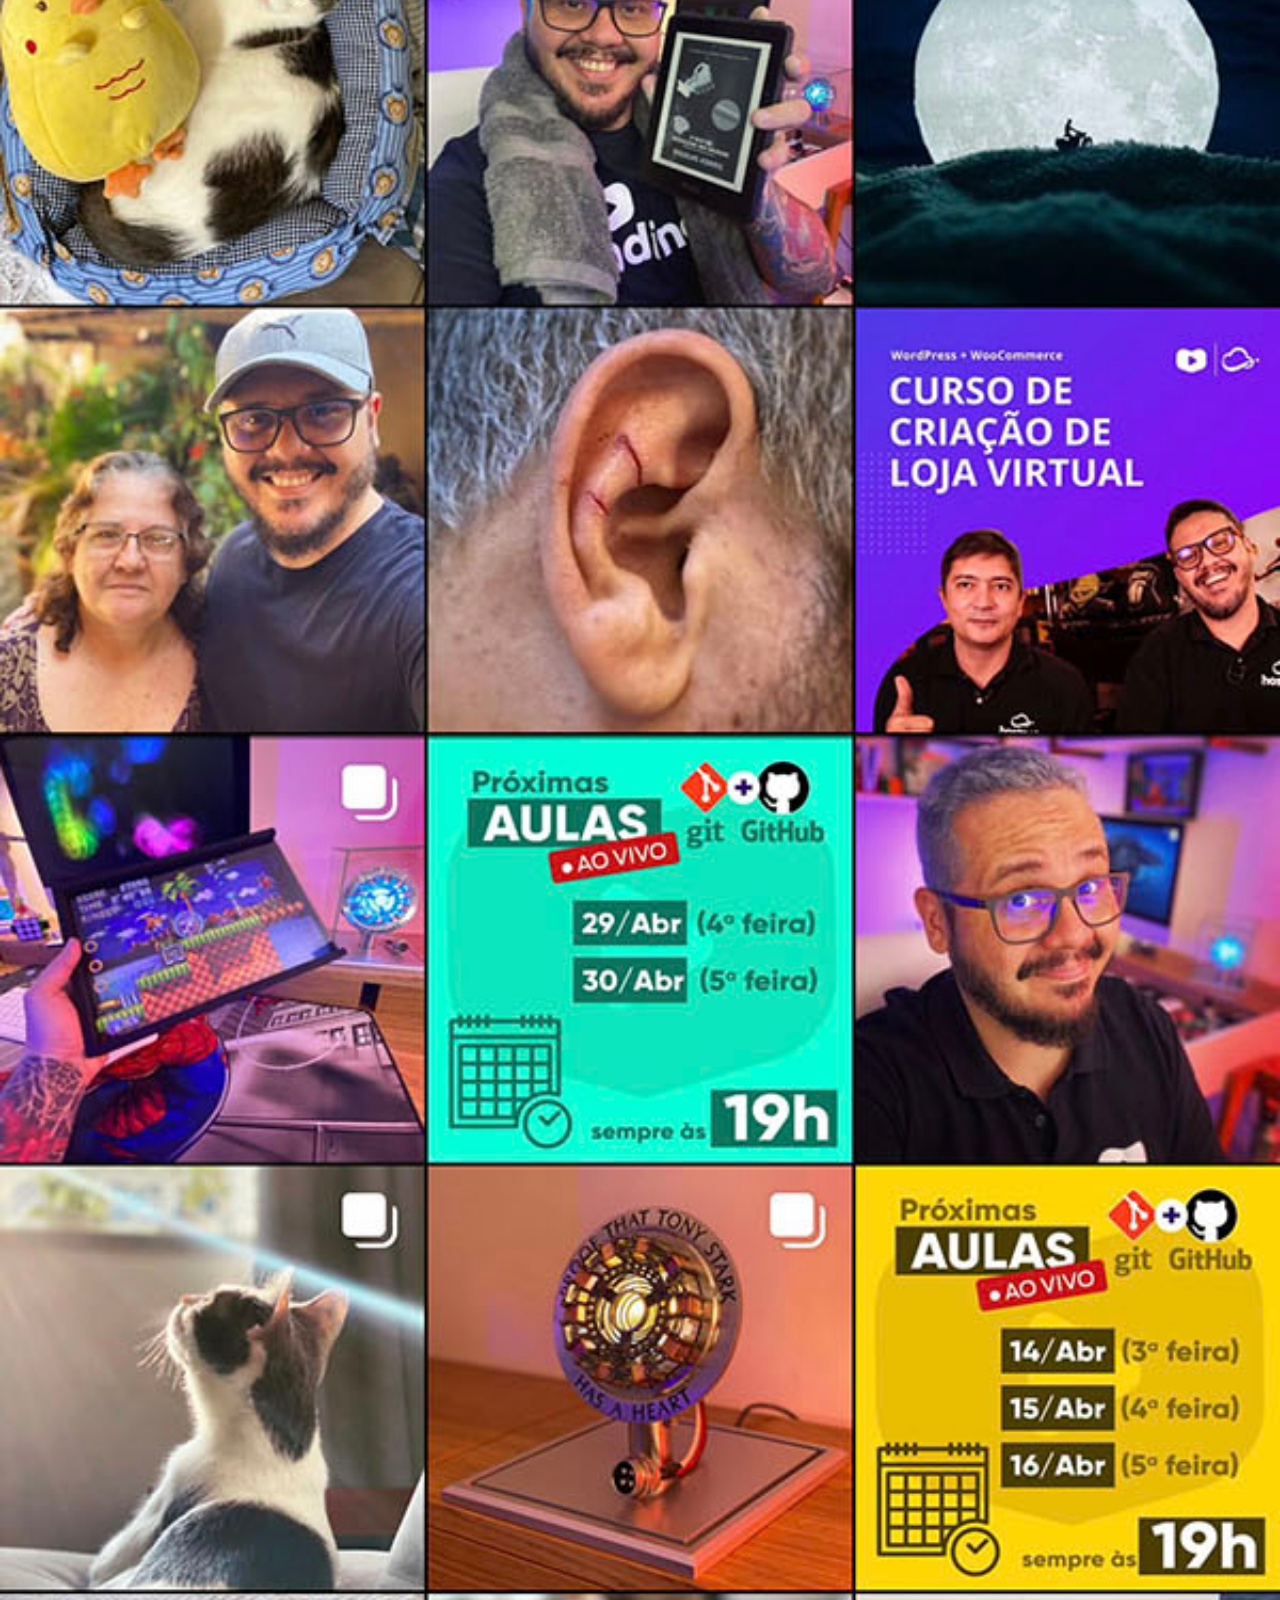
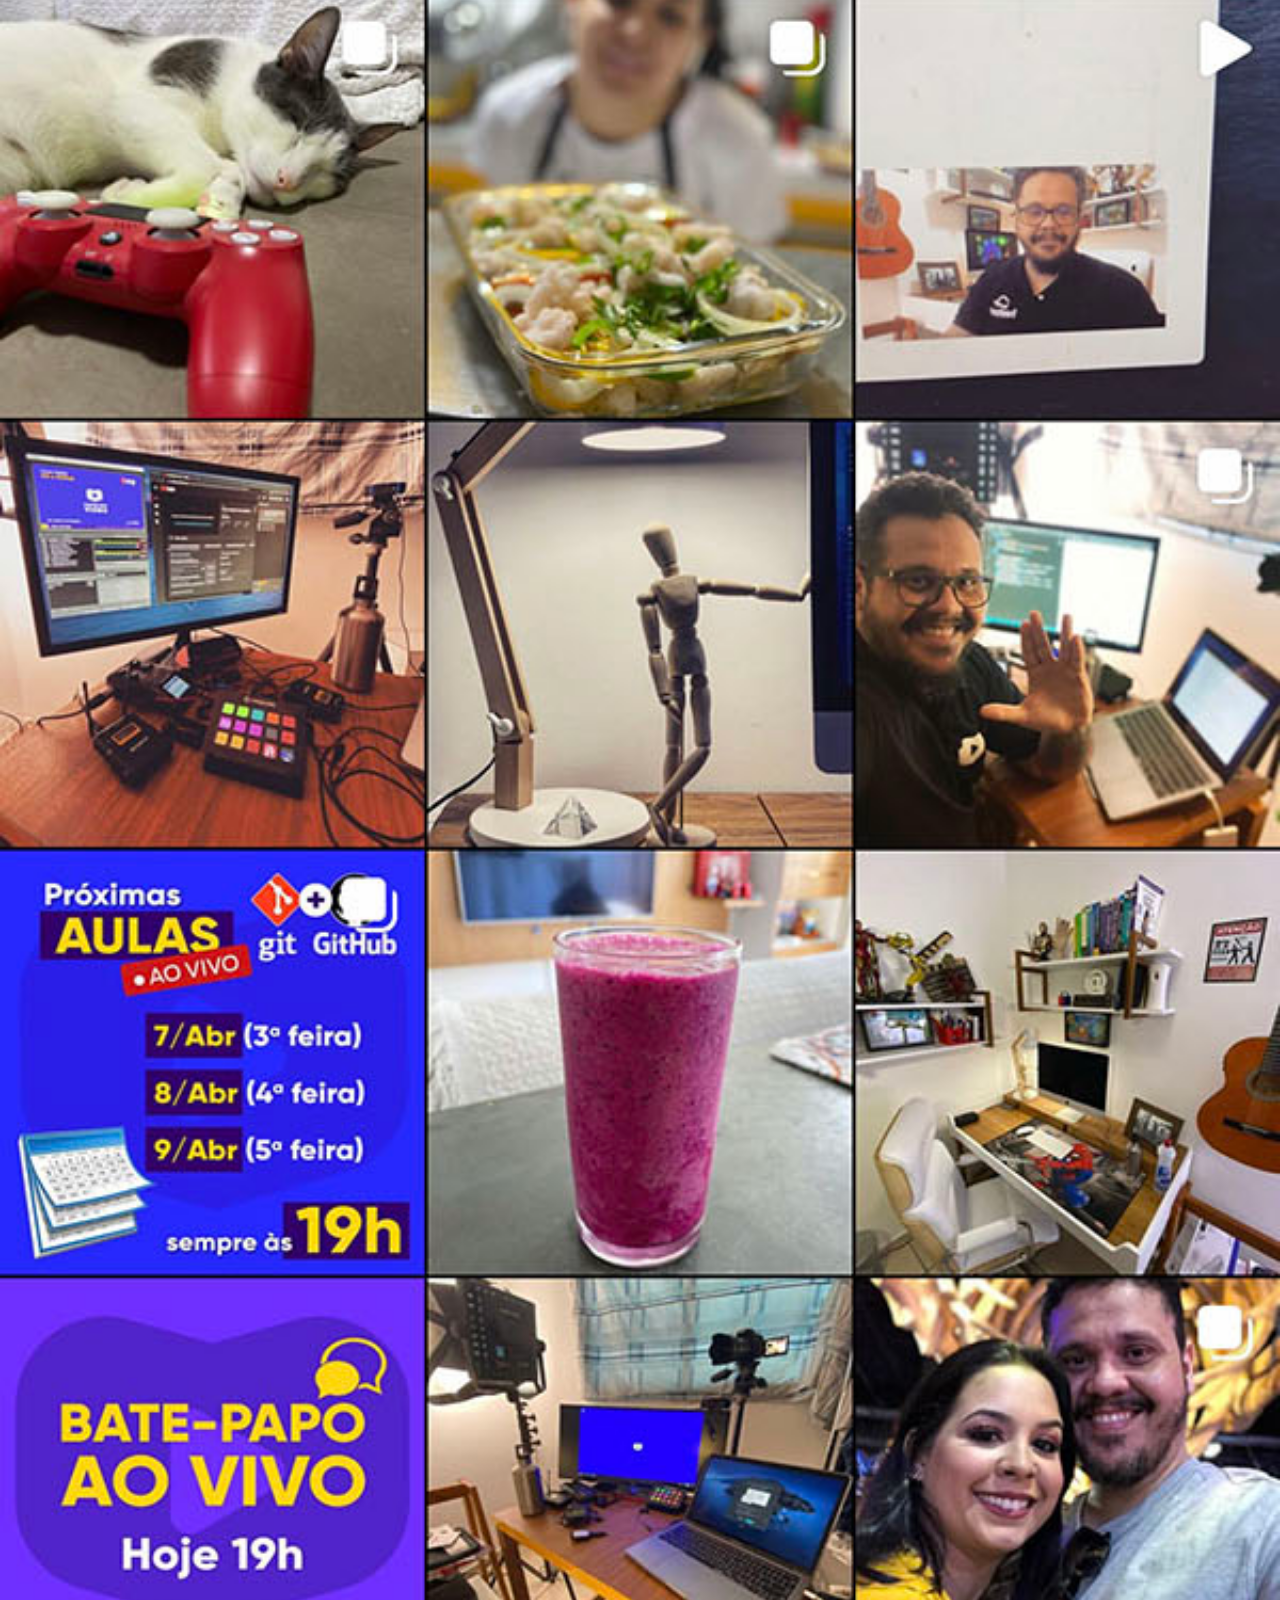
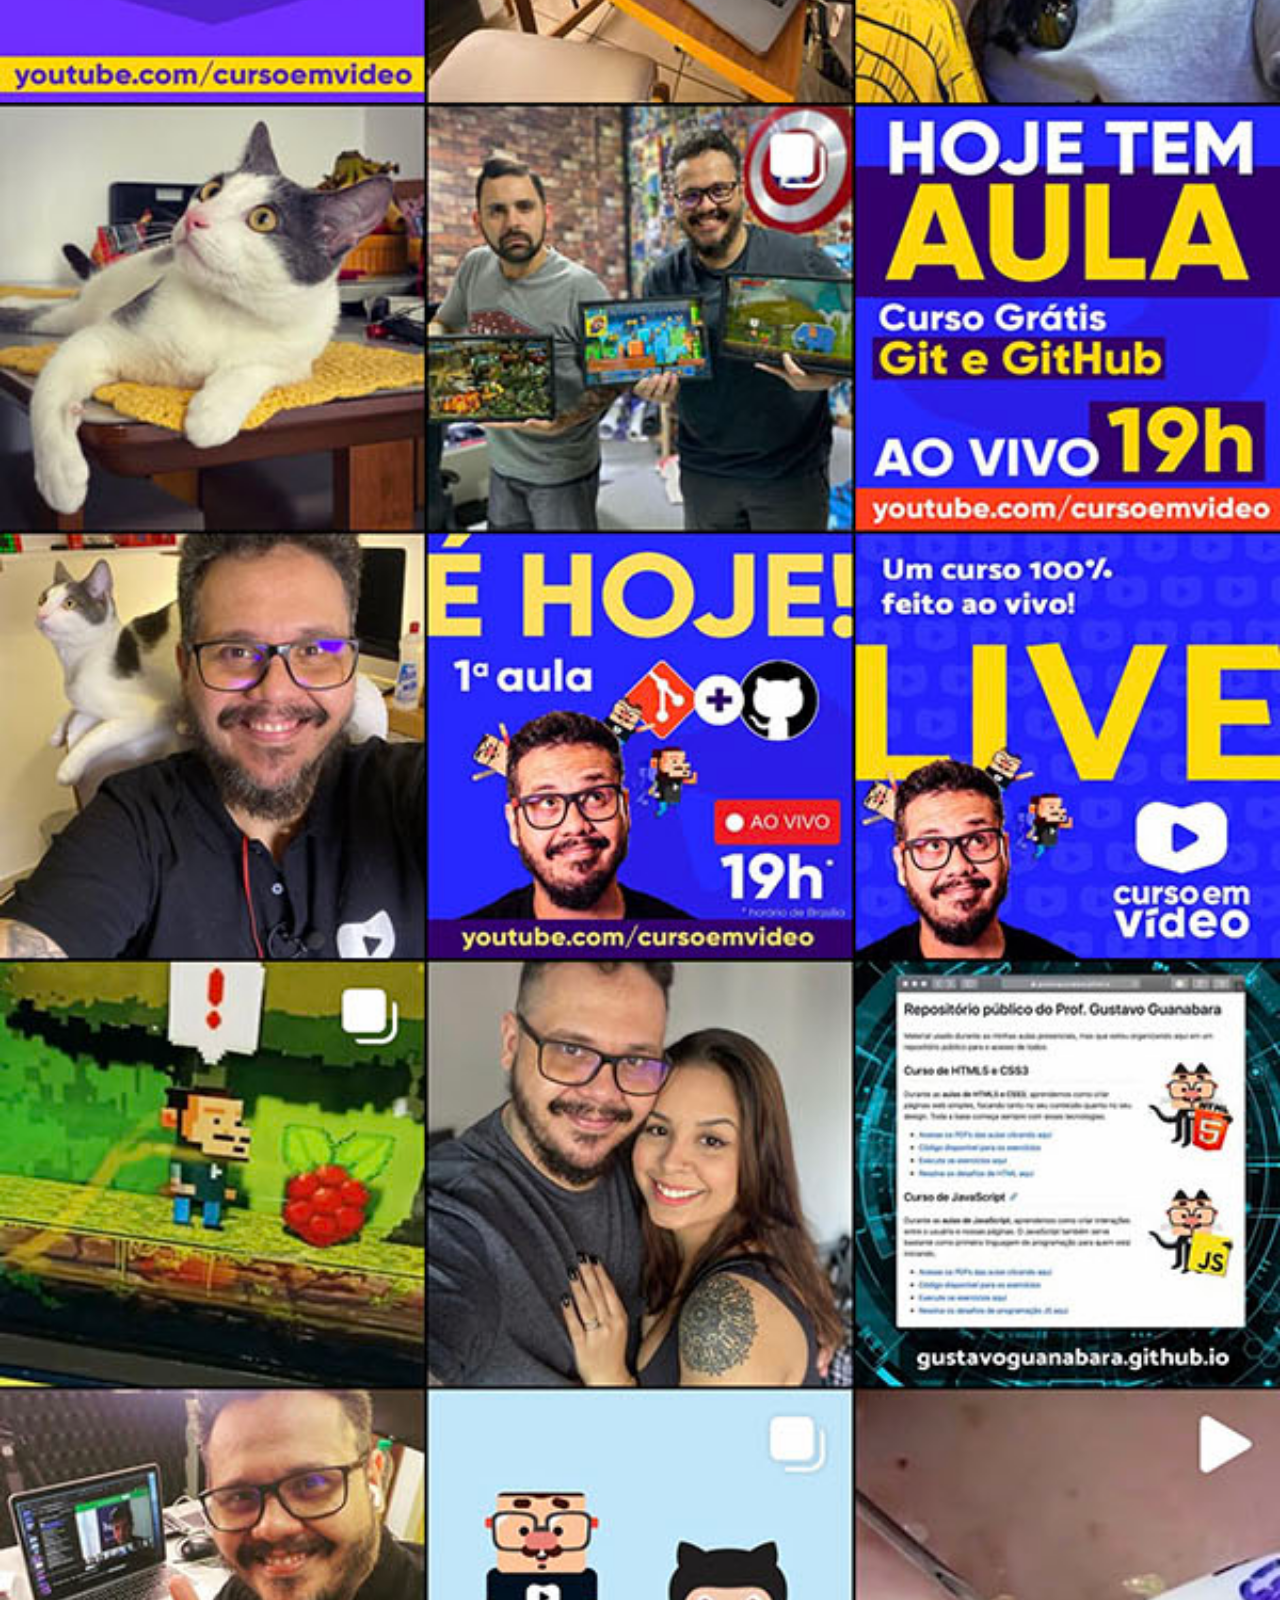
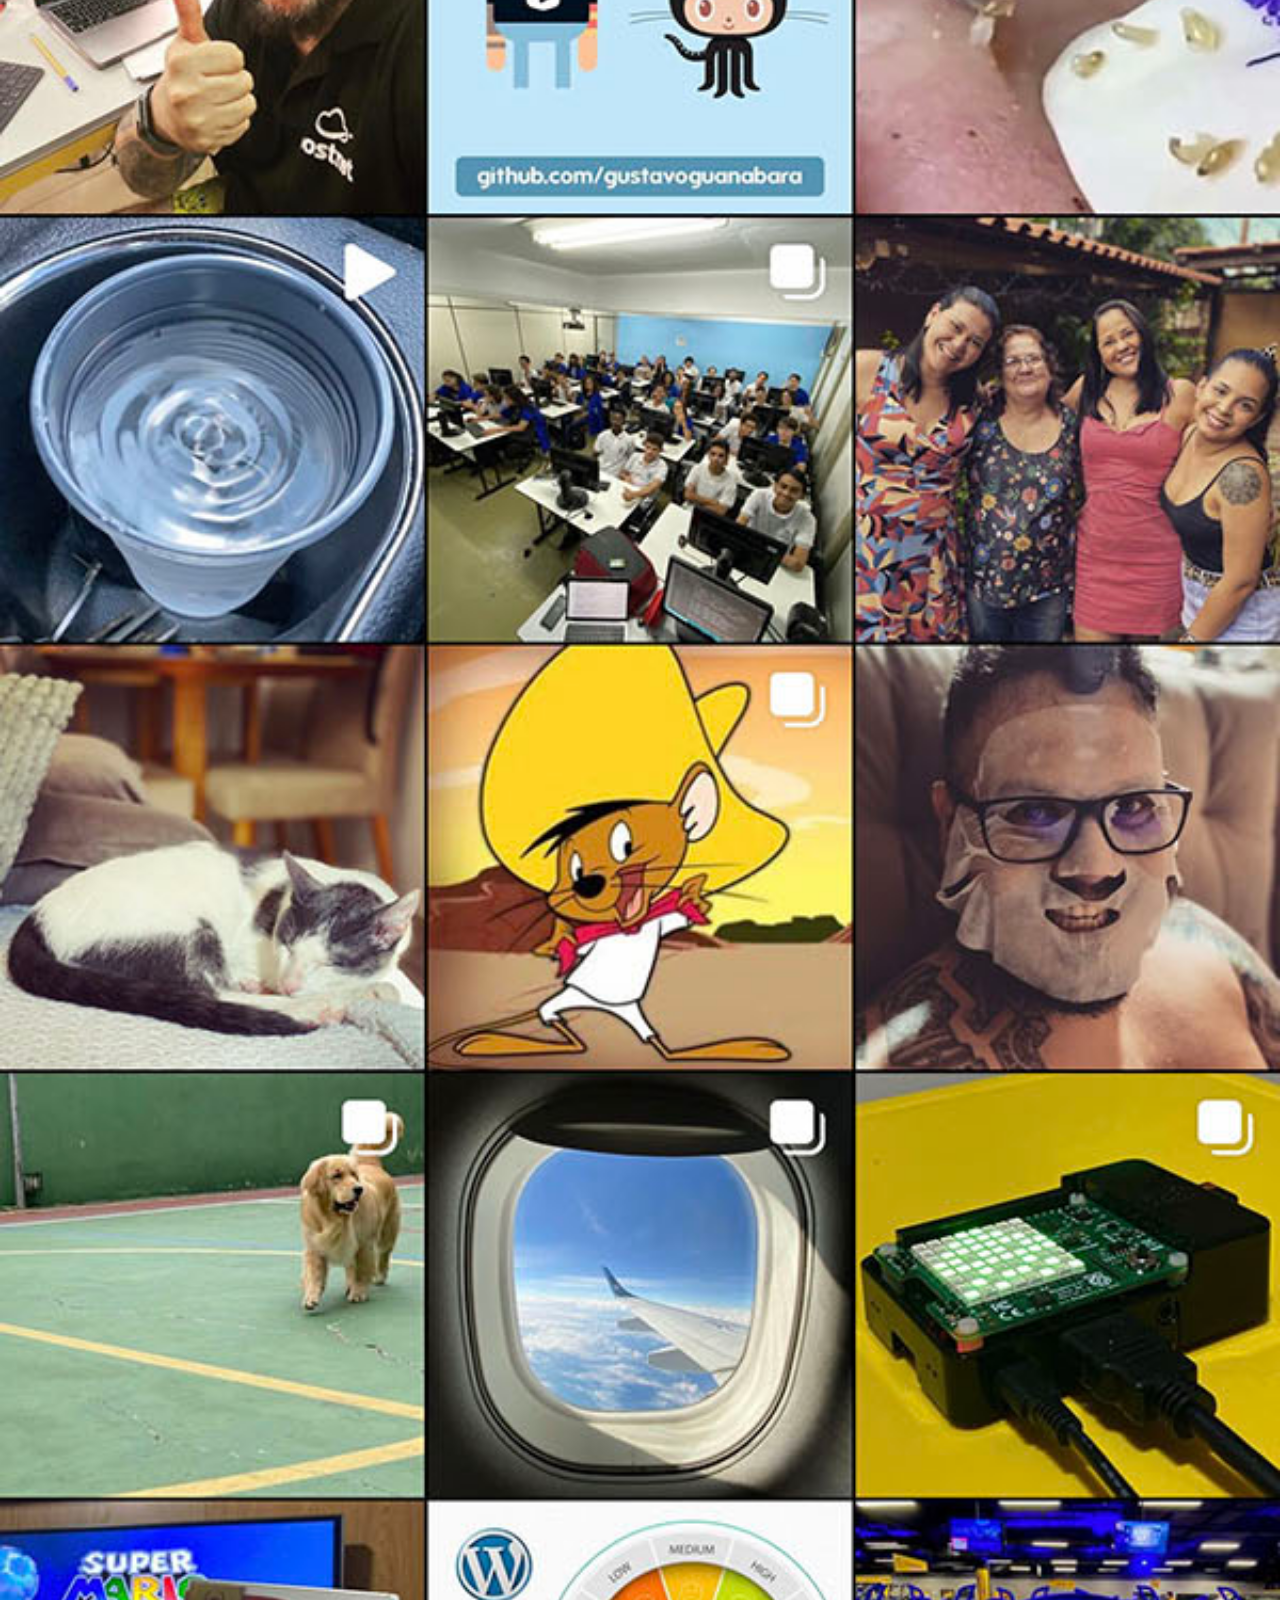
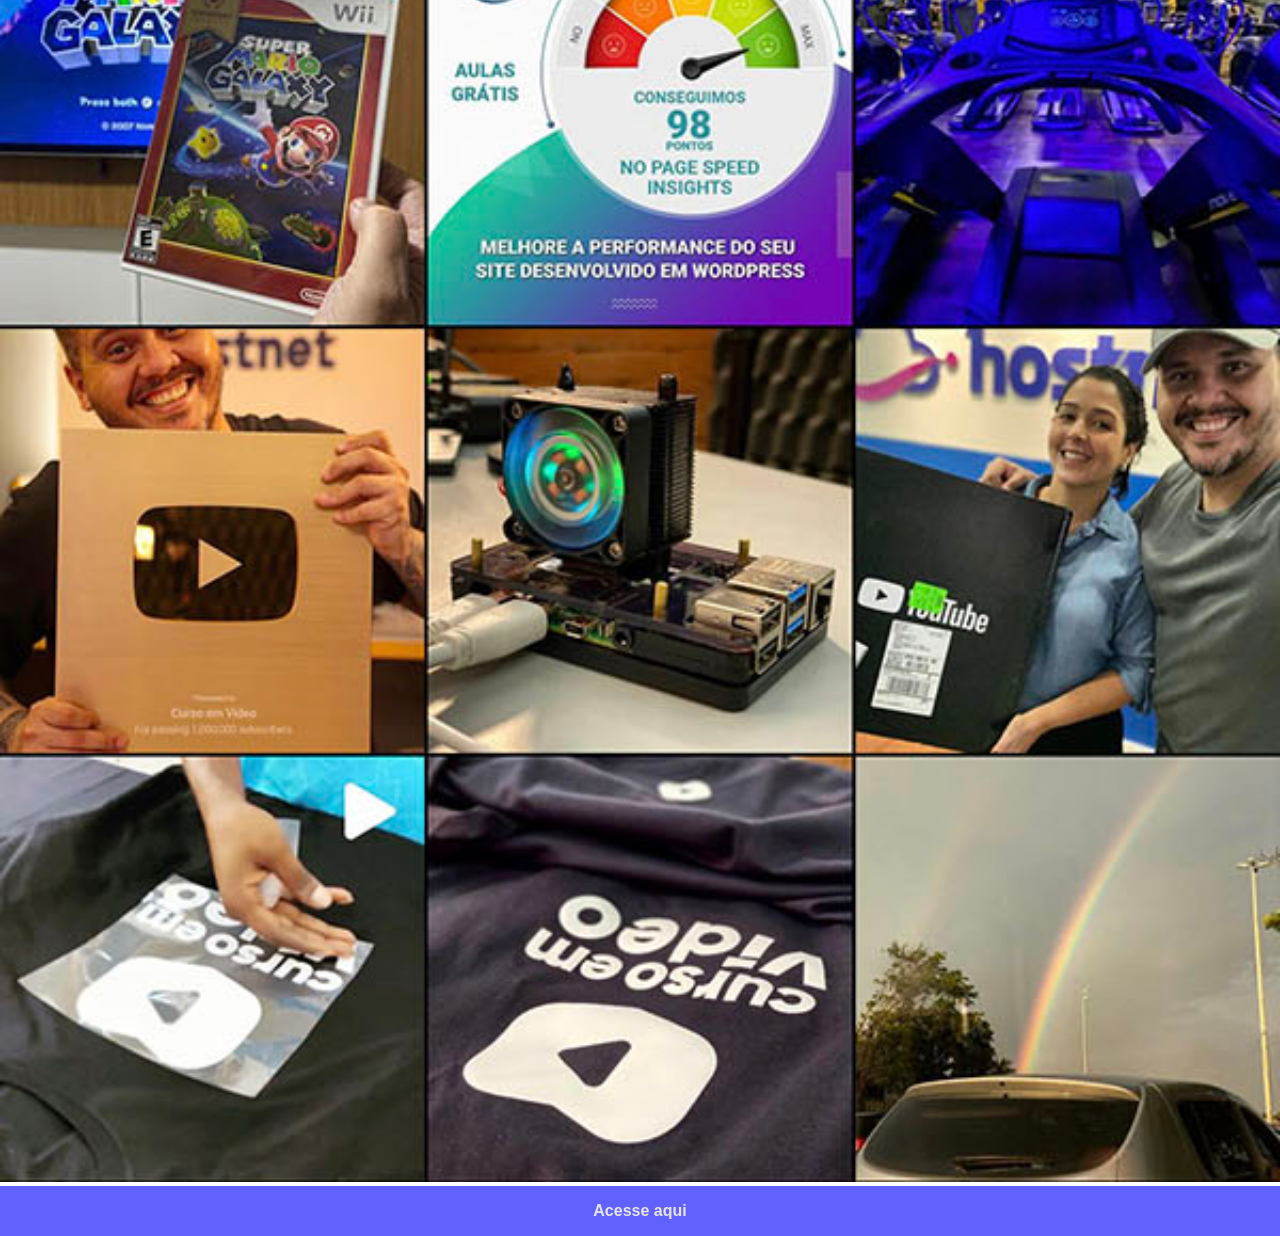
<file: instagram.html>
<!DOCTYPE html>
<html lang="pt-br">
<head>
    <meta charset="UTF-8">
    <meta name="viewport" content="width=device-width, initial-scale=1.0">
    <title>Instagram</title>
    <link rel="stylesheet" href="social/style.css">
</head>
<body>
    <img src="imagens/tela-instagram.jpg" alt="GitHub">
    <a href="https://www.instagram.com/gustavoguanabara/" target="_blank">Acesse aqui</a>
    
</body>
</html>
</file>
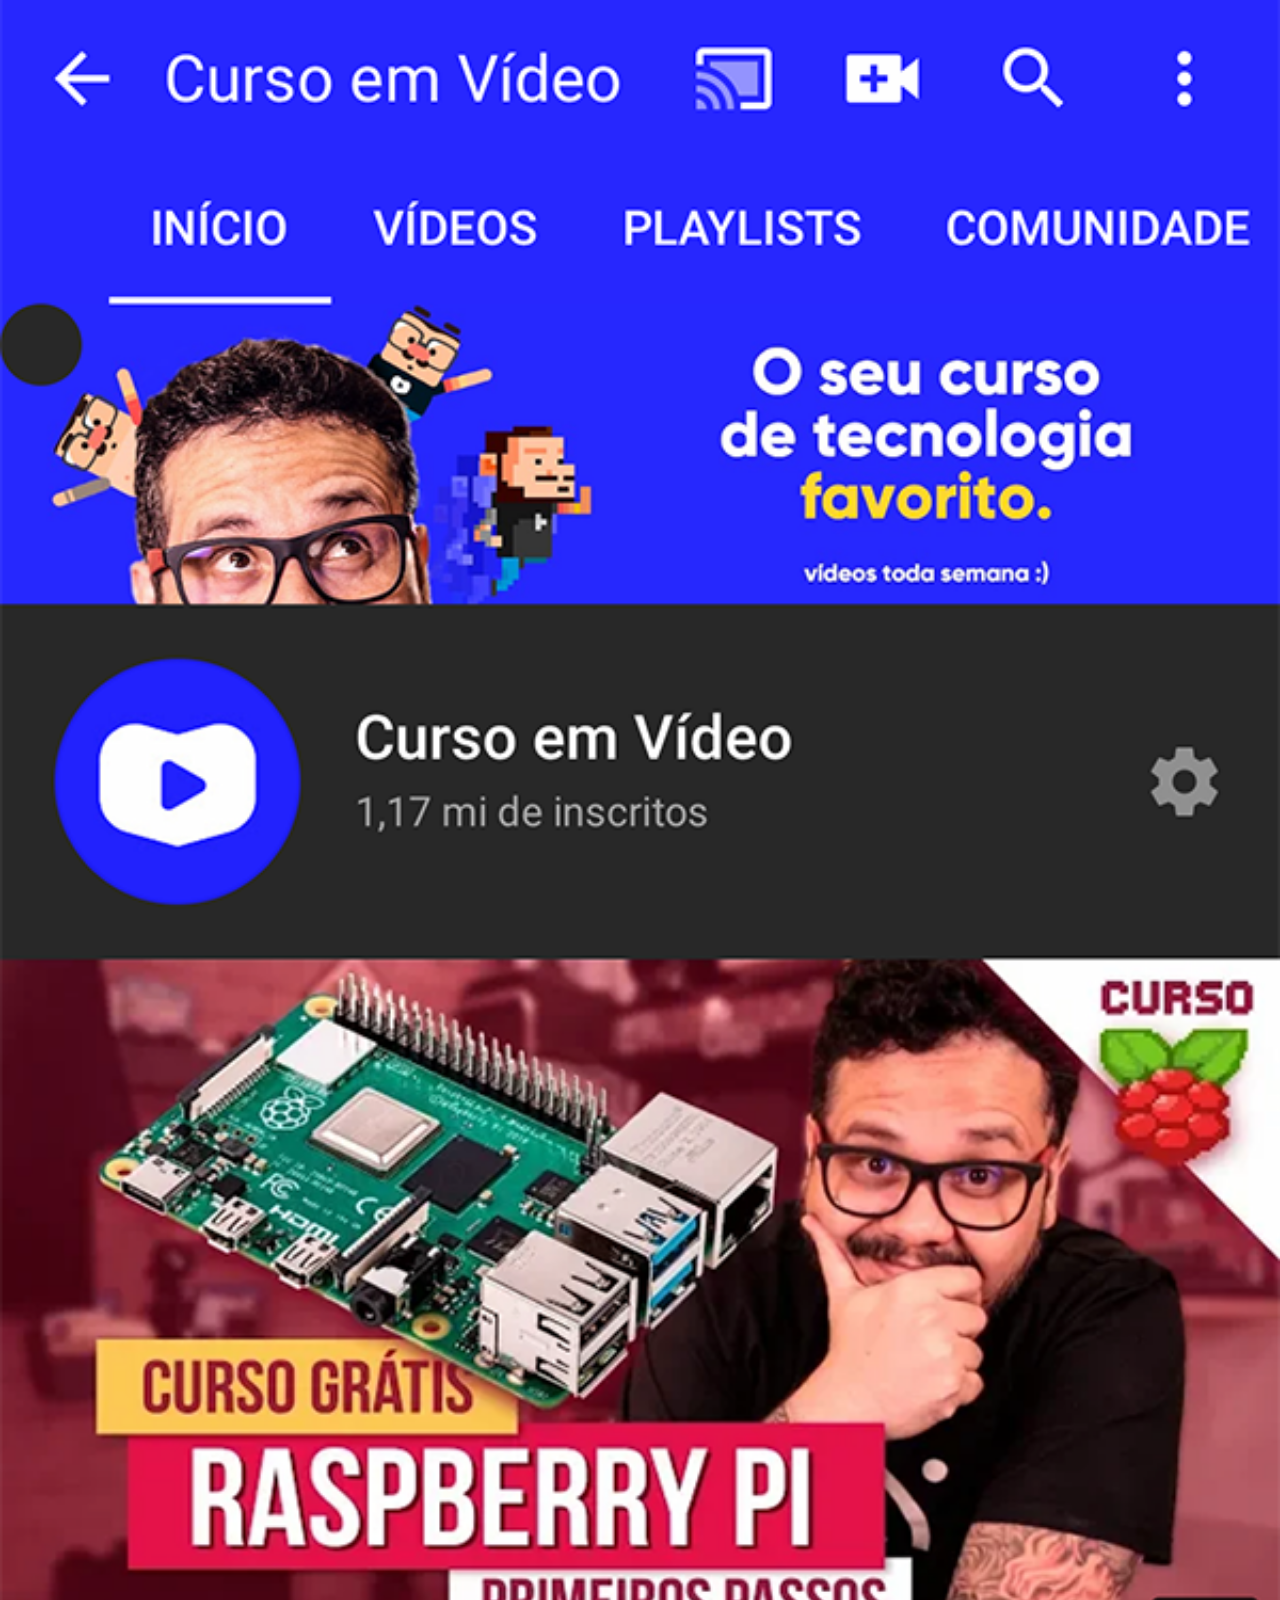
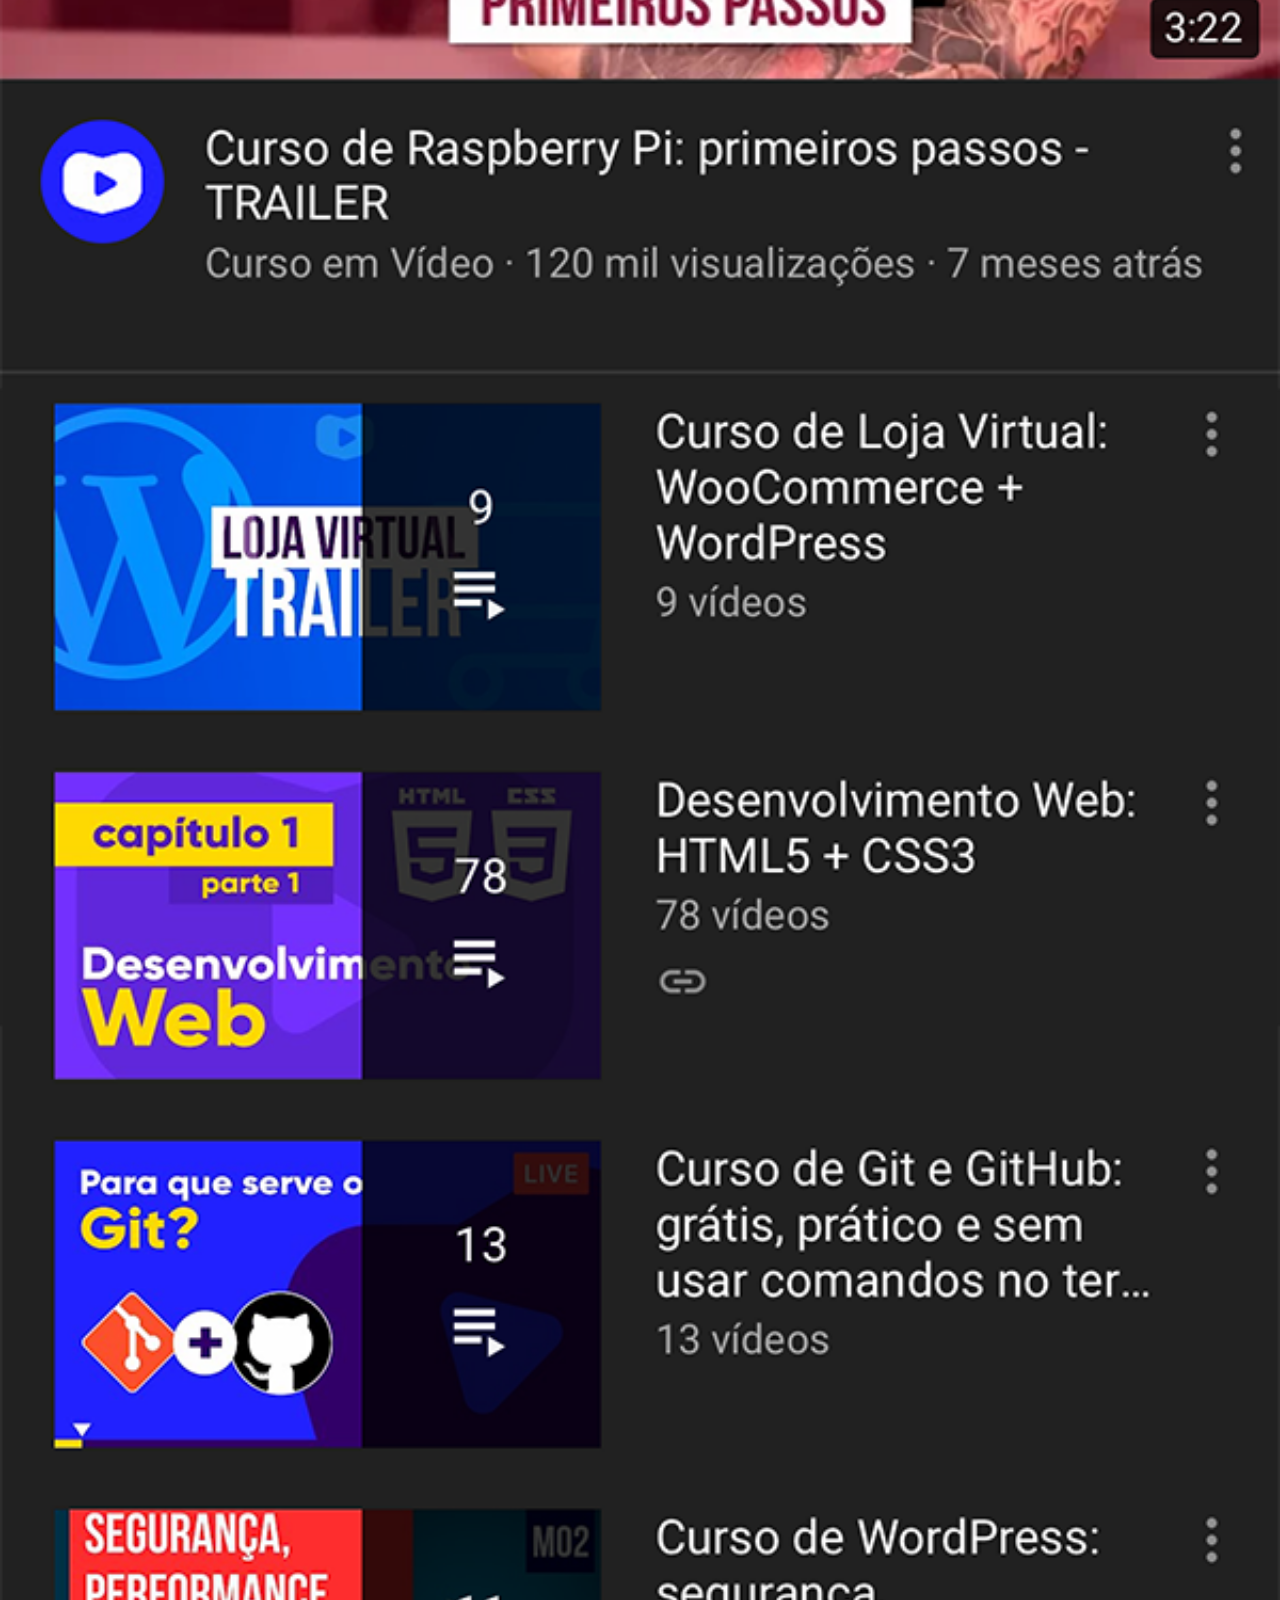
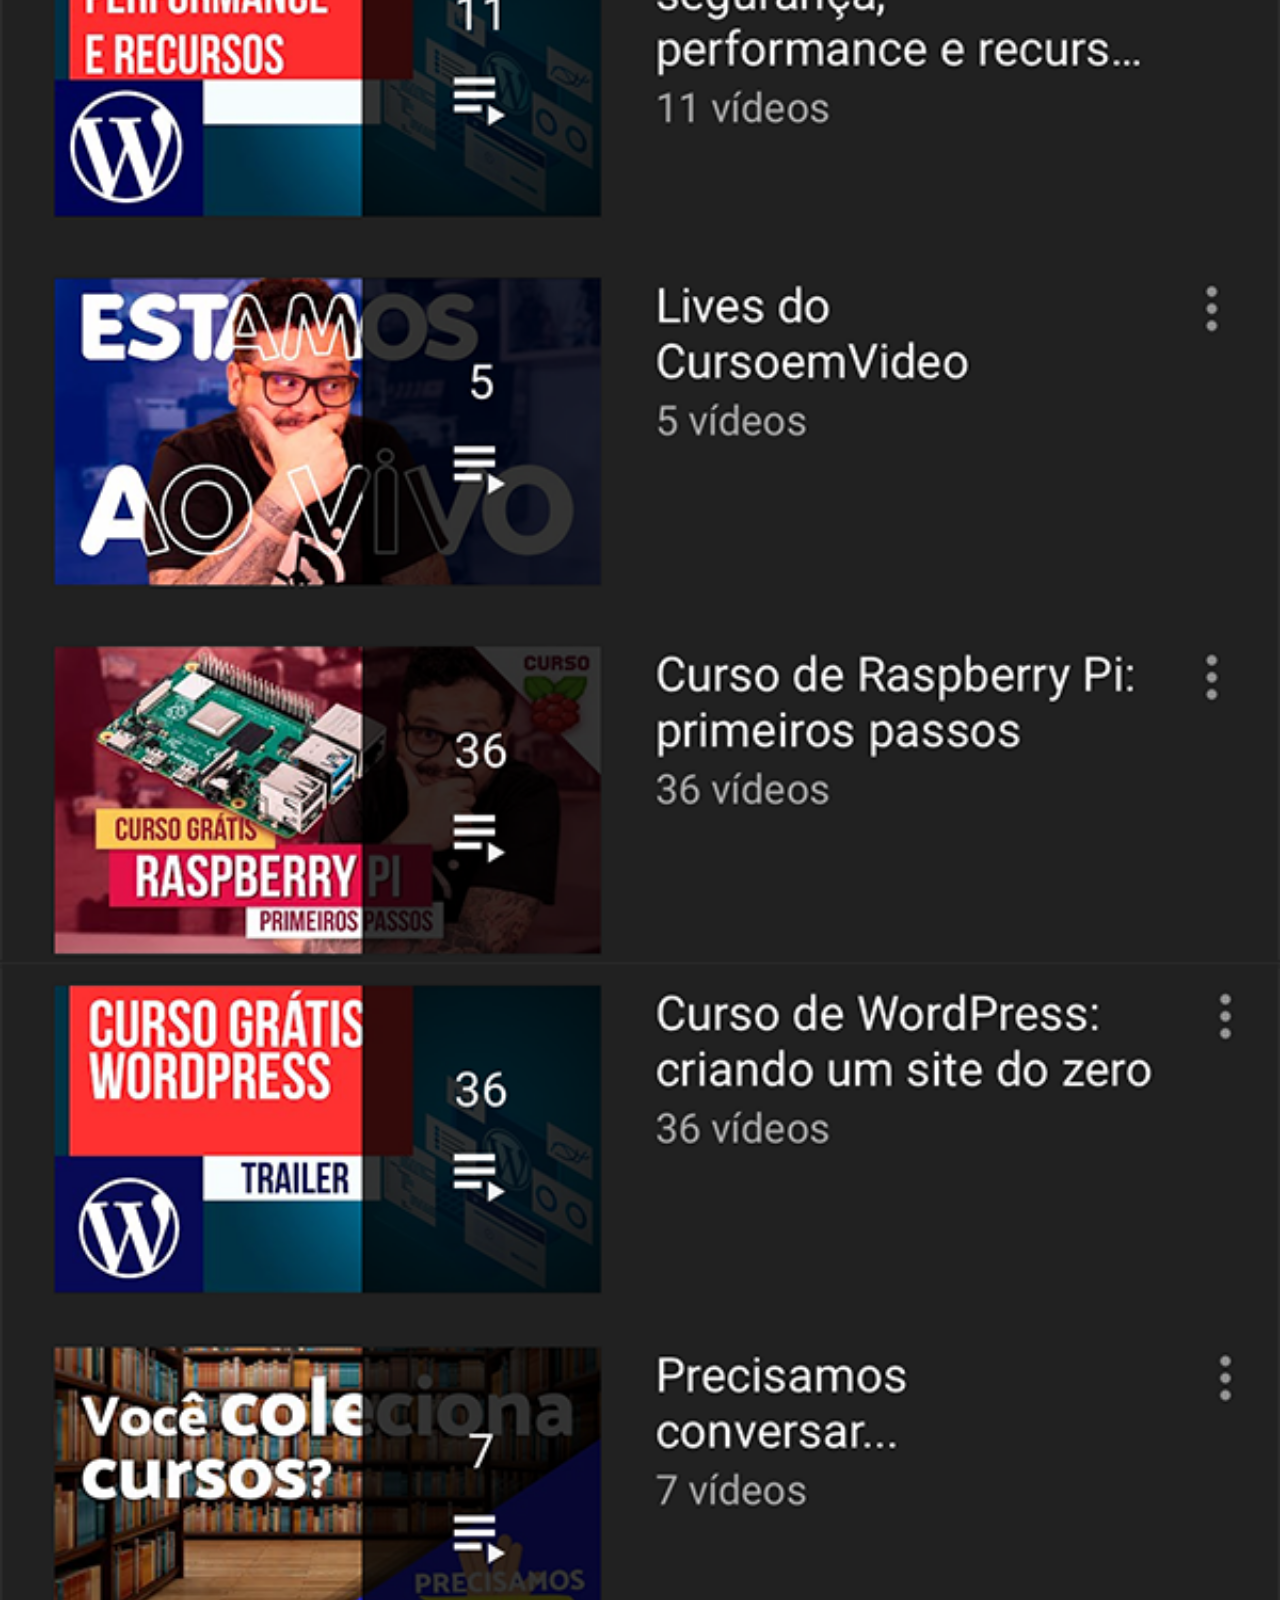
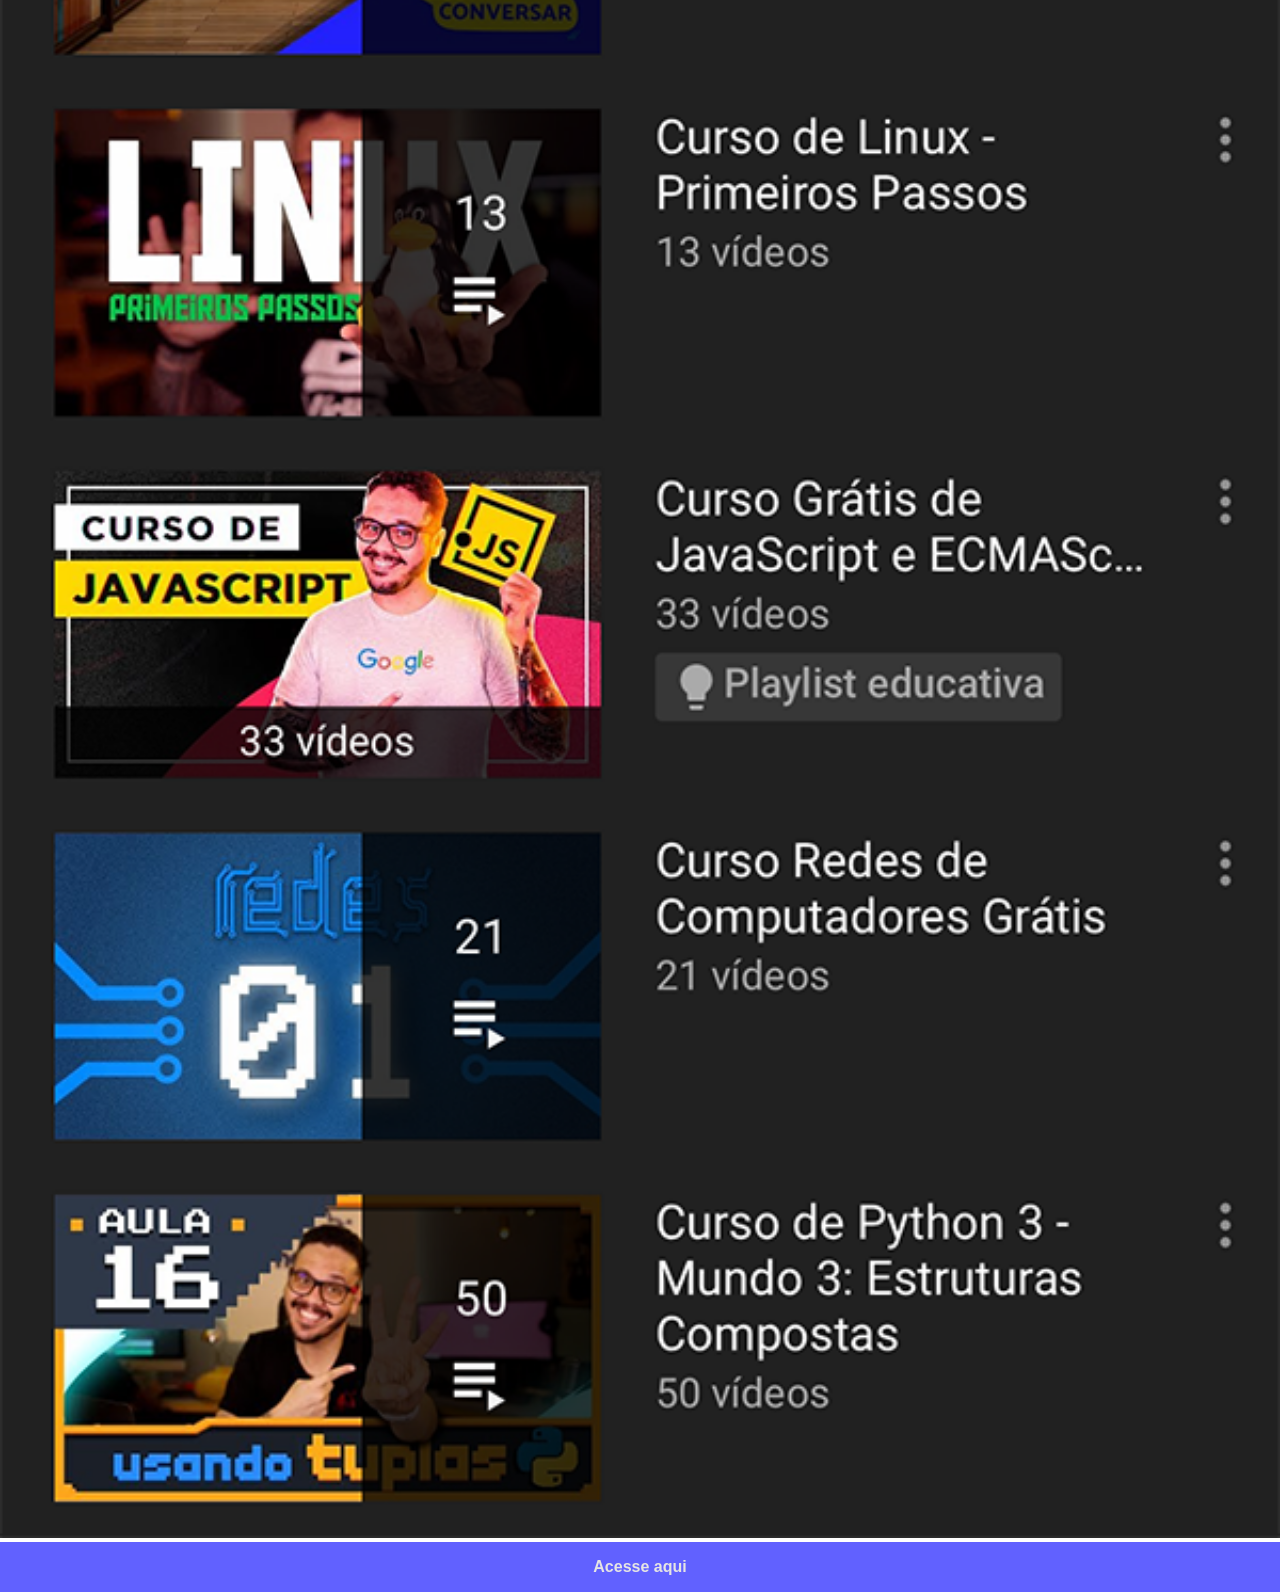
<file: youtube.html>
<!DOCTYPE html>
<html lang="pt-br">
<head>
    <meta charset="UTF-8">
    <meta name="viewport" content="width=device-width, initial-scale=1.0">
    <title>Document</title>
    <link rel="stylesheet" href="social/style.css">
</head>
<body>
    <img src="imagens/tela-youtube.png" alt="youtube">
    <a href="https://www.youtube.com/@cursoemvideo" target="_blank">Acesse aqui</a>

   </body>
</html>
</file>
<file: estilos/style.css>
@charset "UTF8";

*{
    margin: 0px;
    padding: 0px;
    font-family: Arial, Helvetica, sans-serif;
}

html, body{
    height: 100vh;
    width: 100vw;
}

main{
    height: 100vh;
    position: relative;
}

body{
    background-image: linear-gradient(rgb(255 255 255), rgb(117 204 255));
    background-size: cover;
    background-attachment: fixed;
    
}

section#telefone{
    position: absolute;
    top: 50%;
    left: 50%;
    transform: translate(-50%, -50%);

    height: 630px;
    width: 310px;
    background: url(../imagens/frame-iphone.png) no-repeat;
    
}

iframe#tela{
    position: relative;
    top: 80px;
    left: 22px;
    height: 471px;
    width: 269px;
}

section#redes-sociais{
    text-align: right;
    padding: 8px;
}
section#redes-sociais img{
    width: 52px;
    margin: 8px;
    border-radius: 50%;
    box-shadow:2px 2px 5px rgb(145, 145, 145);
    box-sizing: border-box;
}

section#redes-sociais img:hover{
    border: 1px rgba(255, 255, 255, 0.726) solid ;
    transform: translate(-2px, -3px);
  

}
</file>
<file: social/style.css>
@charset "UTF-8"; 

    *{
          margin: 0px;  
          padding: 0px;
          font-family: Arial, Helvetica, sans-serif;
        }
        img{
            width: 100vw;

        }

        a{
            display: block;
            background-color: rgb(97, 97, 255);
            color: rgb(230, 229, 228);
            padding: 16px;
            font-weight: bold;
            text-decoration: none;
            text-align: center;
            
        }

        a:hover{
            background-color: rgb(58, 58, 253);
        }
</file>
